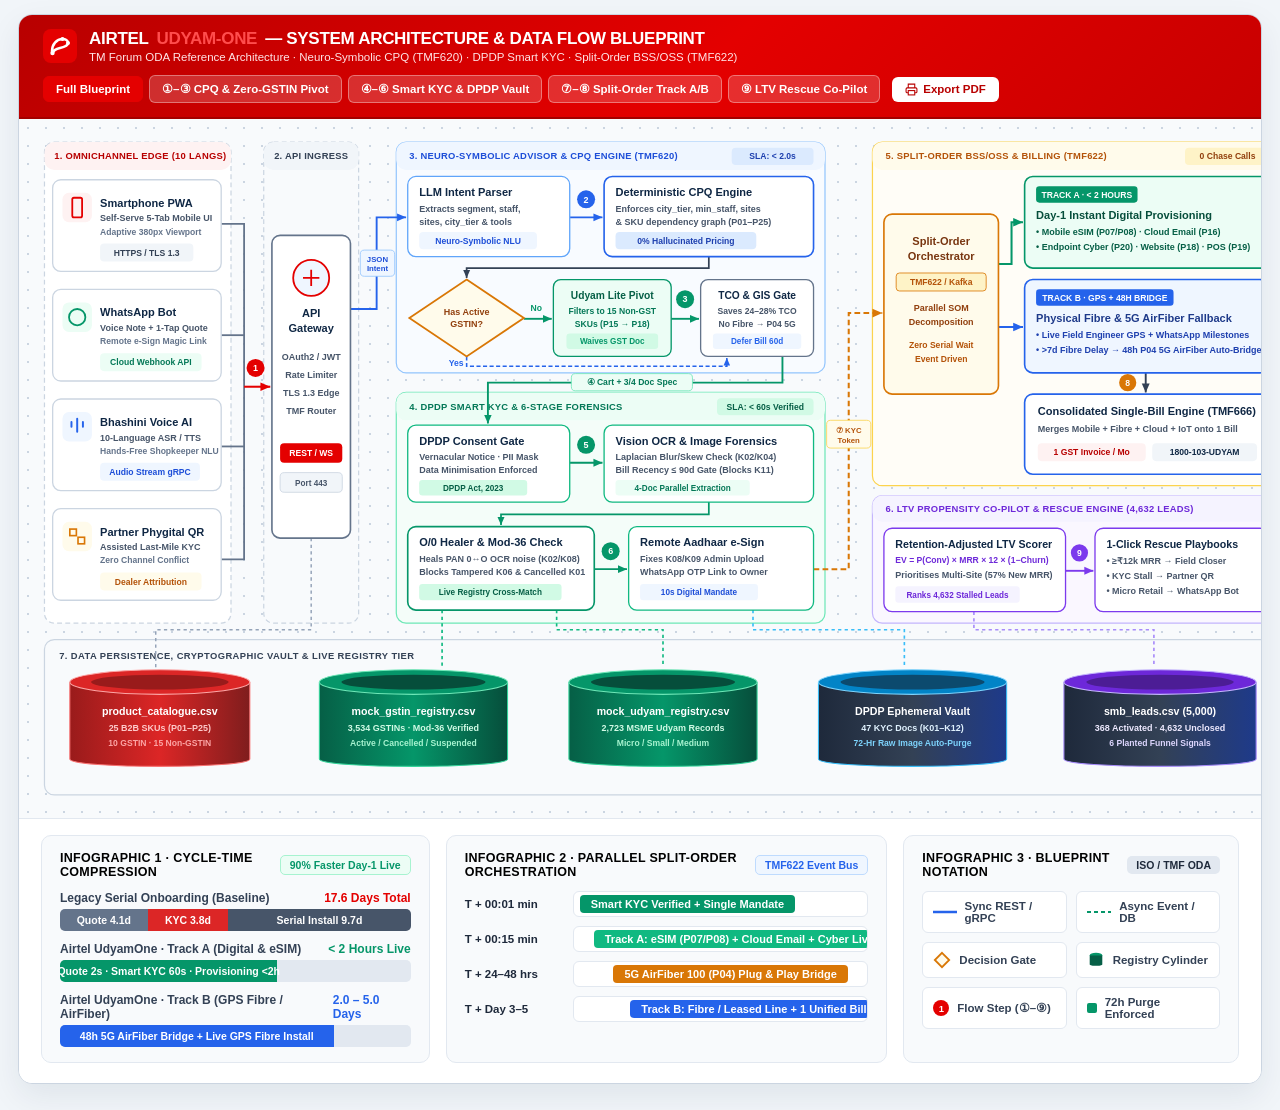
<file: deliverables/Architecture_Diagram.html>
<!DOCTYPE html>
<html lang="en">
<head>
  <meta charset="UTF-8" />
  <meta name="viewport" content="width=device-width, initial-scale=1.0" />
  <title>System Architecture Blueprint — Airtel UdyamOne (Project Udyam Digital)</title>
  <link rel="icon" type="image/svg+xml" href="/static/favicon.svg" />
  <link rel="icon" type="image/png" sizes="32x32" href="/static/favicon-32x32.png" />
  <link rel="icon" type="image/png" sizes="16x16" href="/static/favicon-16x16.png" />
  <link rel="apple-touch-icon" sizes="180x180" href="/static/apple-touch-icon.png" />
  <link rel="shortcut icon" href="/static/favicon.ico" />
  <style>
    :root {
      --airtel-red: #e40000;
      --airtel-red-soft: #fef2f2;
      --navy-900: #0f2744;
      --navy-800: #1a365d;
      --slate-800: #1e293b;
      --slate-700: #334155;
      --slate-600: #475569;
      --slate-500: #64748b;
      --slate-400: #94a3b8;
      --slate-300: #cbd5e1;
      --slate-200: #e2e8f0;
      --slate-100: #f1f5f9;
      --slate-50: #f8fafc;
      --emerald-600: #059669;
      --emerald-50: #ecfdf5;
      --blue-600: #2563eb;
      --blue-50: #eff6ff;
      --amber-600: #d97706;
      --amber-50: #fffbeb;
      --purple-600: #7c3aed;
      --purple-50: #f5f3ff;
    }

    * {
      box-sizing: border-box;
      margin: 0;
      padding: 0;
    }

    body {
      font-family: "Plus Jakarta Sans", -apple-system, BlinkMacSystemFont, "Segoe UI", Roboto, Inter, sans-serif;
      background: #f1f5f9;
      color: var(--slate-900);
      padding: 14px 18px 26px;
      -webkit-font-smoothing: antialiased;
    }

    .blueprint-shell {
      max-width: 1580px;
      margin: 0 auto;
      background: #ffffff;
      border-radius: 14px;
      border: 1.5px solid var(--slate-300);
      box-shadow: 0 12px 32px rgba(15, 39, 68, 0.08);
      overflow: hidden;
    }

    /* Top Executive Blueprint Header */
    .bp-header {
      background: linear-gradient(135deg, #b80000 0%, #e40000 55%, #c80000 100%);
      color: #ffffff;
      padding: 14px 24px;
      display: flex;
      align-items: center;
      justify-content: space-between;
      border-bottom: 2px solid #a30000;
      flex-wrap: wrap;
      gap: 12px;
    }

    .bp-brand {
      display: flex;
      align-items: center;
      gap: 12px;
    }

    .bp-title-group h1 {
      font-size: 17px;
      font-weight: 800;
      letter-spacing: -0.3px;
      display: flex;
      align-items: center;
      gap: 8px;
    }

    .bp-title-group h1 span.accent {
      color: #ff4d4d;
    }

    .bp-subtitle {
      font-size: 11.5px;
      color: #ffe4e6;
      font-weight: 500;
      margin-top: 2px;
    }

    /* Interactive Flow Filter Toolbar */
    .bp-toolbar {
      display: flex;
      align-items: center;
      gap: 6px;
      flex-wrap: wrap;
    }

    .flow-filter-btn {
      background: rgba(255, 255, 255, 0.18);
      border: 1px solid rgba(255, 255, 255, 0.35);
      color: #ffffff;
      padding: 6px 12px;
      border-radius: 6px;
      font-size: 11.5px;
      font-weight: 600;
      cursor: pointer;
      transition: all 0.15s ease;
      font-family: inherit;
    }

    .flow-filter-btn:hover {
      background: rgba(255, 255, 255, 0.28);
      color: #ffffff;
    }

    .flow-filter-btn.active {
      background: var(--airtel-red);
      border-color: var(--airtel-red);
      color: #ffffff;
    }

    .btn-print {
      background: #ffffff;
      color: #b80000;
      border: none;
      padding: 6px 13px;
      border-radius: 6px;
      font-size: 11.5px;
      font-weight: 700;
      cursor: pointer;
      display: inline-flex;
      align-items: center;
      gap: 5px;
      margin-left: 6px;
    }

    /* Main Vector SVG Diagram Viewport */
    .svg-canvas-container {
      width: 100%;
      background:
        radial-gradient(#cbd5e1 1px, transparent 1px) 0 0 / 18px 18px,
        #f8fafc;
      border-bottom: 1px solid var(--slate-200);
      padding: 10px 14px;
      overflow-x: auto;
    }

    svg.arch-svg {
      width: 100%;
      min-width: 1260px;
      height: auto;
      display: block;
    }

    /* Animated Data Flow Pulses on Async/Event Wires */
    @keyframes dashFlow {
      to {
        stroke-dashoffset: -28;
      }
    }

    .wire-animated {
      animation: dashFlow 1.4s linear infinite;
    }

    .node-group {
      transition: opacity 0.25s ease;
    }

    .node-group:hover {
      filter: drop-shadow(0 4px 10px rgba(15, 23, 42, 0.1));
    }

    /* Dimming classes when interactive flow filter is active */
    svg.filter-cpq .dim-on-cpq,
    svg.filter-kyc .dim-on-kyc,
    svg.filter-oss .dim-on-oss,
    svg.filter-ltv .dim-on-ltv {
      opacity: 0.16;
    }

    /* Bottom Visual Engineering Infographics Strip (3 Visual Charts) */
    .infographics-strip {
      display: grid;
      grid-template-columns: 1.1fr 1.25fr 0.95fr;
      gap: 16px;
      padding: 16px 22px 20px;
      background: #ffffff;
    }

    .info-card {
      border: 1px solid var(--slate-200);
      border-radius: 10px;
      padding: 15px 18px;
      background: var(--slate-50);
    }

    .info-card-hdr {
      display: flex;
      align-items: center;
      justify-content: space-between;
      gap: 8px;
      margin-bottom: 12px;
    }

    .info-card-title {
      font-size: 12.5px;
      font-weight: 800;
      color: var(--slate-900);
      text-transform: uppercase;
      letter-spacing: 0.3px;
    }

    .info-badge {
      font-size: 10.5px;
      font-weight: 700;
      padding: 3px 9px;
      border-radius: 5px;
      white-space: nowrap;
      flex-shrink: 0;
    }

    /* Infographic 1: Latency Waterfall Bars */
    .bar-row {
      margin-bottom: 11px;
    }

    .bar-row:last-child {
      margin-bottom: 0;
    }

    .bar-meta {
      display: flex;
      justify-content: space-between;
      font-size: 12px;
      font-weight: 600;
      margin-bottom: 4px;
      color: var(--slate-700);
    }

    .bar-track {
      height: 22px;
      background: var(--slate-200);
      border-radius: 5px;
      overflow: hidden;
      display: flex;
      align-items: center;
    }

    .bar-seg {
      height: 100%;
      display: flex;
      align-items: center;
      justify-content: center;
      font-size: 10.5px;
      font-weight: 700;
      color: #ffffff;
      white-space: nowrap;
      padding: 0 8px;
    }

    /* Infographic 2: Parallel Split-Order Gantt Timeline */
    .gantt-grid {
      display: flex;
      flex-direction: column;
      gap: 9px;
    }

    .gantt-lane {
      display: grid;
      grid-template-columns: 98px 1fr;
      align-items: center;
      gap: 10px;
    }

    .gantt-label {
      font-weight: 700;
      color: var(--slate-800);
      font-size: 11.5px;
      white-space: nowrap;
    }

    .gantt-timeline {
      min-height: 26px;
      background: #ffffff;
      border: 1px solid var(--slate-200);
      border-radius: 6px;
      display: flex;
      align-items: center;
      padding: 3px 6px;
      overflow: hidden;
    }

    .gantt-pill {
      padding: 3px 11px;
      border-radius: 4px;
      font-size: 11px;
      font-weight: 700;
      color: #ffffff;
      white-space: nowrap;
      display: inline-flex;
      align-items: center;
      width: fit-content;
      max-width: 100%;
    }

    /* Infographic 3: Legend & Telemetry Specs */
    .legend-grid {
      display: grid;
      grid-template-columns: 1fr 1fr;
      gap: 9px;
    }

    .legend-item {
      display: flex;
      align-items: center;
      gap: 8px;
      font-size: 11.5px;
      font-weight: 600;
      color: var(--slate-700);
      background: #ffffff;
      padding: 8px 10px;
      border-radius: 6px;
      border: 1px solid var(--slate-200);
    }

    @media print {
      body {
        background: #ffffff;
        padding: 0;
      }
      .blueprint-shell {
        box-shadow: none;
        border: 1px solid #000;
      }
      .bp-toolbar {
        display: none;
      }
    }
  </style>
</head>
<body>
  <div class="blueprint-shell">
    <!-- Top Executive Blueprint Header -->
    <header class="bp-header">
      <div class="bp-brand">
        <svg width="34" height="34" viewBox="0 0 34 34" fill="none" xmlns="http://www.w3.org/2000/svg">
          <rect width="34" height="34" rx="8" fill="#E40000"/>
          <path d="M9 22C9 15.5 13.5 10 19.5 10C22.5 10 25 11.5 25 14C25 17 21.5 18 17 19C13 20 10.5 21 9.5 24" stroke="#FFFFFF" stroke-width="2.5" stroke-linecap="round"/>
          <circle cx="19.5" cy="10" r="2" fill="#FFFFFF"/>
          <circle cx="25" cy="14" r="2" fill="#FFFFFF"/>
          <circle cx="9.5" cy="24" r="2.2" fill="#FFFFFF"/>
        </svg>
        <div class="bp-title-group">
          <h1>AIRTEL <span class="accent">UDYAM-ONE</span> — SYSTEM ARCHITECTURE &amp; DATA FLOW BLUEPRINT</h1>
          <div class="bp-subtitle">TM Forum ODA Reference Architecture · Neuro-Symbolic CPQ (TMF620) · DPDP Smart KYC · Split-Order BSS/OSS (TMF622)</div>
        </div>
      </div>

      <div class="bp-toolbar">
        <button class="flow-filter-btn active" onclick="highlightArchFlow('all', this)">Full Blueprint</button>
        <button class="flow-filter-btn" onclick="highlightArchFlow('cpq', this)">①–③ CPQ &amp; Zero-GSTIN Pivot</button>
        <button class="flow-filter-btn" onclick="highlightArchFlow('kyc', this)">④–⑥ Smart KYC &amp; DPDP Vault</button>
        <button class="flow-filter-btn" onclick="highlightArchFlow('oss', this)">⑦–⑧ Split-Order Track A/B</button>
        <button class="flow-filter-btn" onclick="highlightArchFlow('ltv', this)">⑨ LTV Rescue Co-Pilot</button>
        <button class="btn-print" onclick="window.print()">
          <svg width="13" height="13" viewBox="0 0 24 24" fill="none" stroke="currentColor" stroke-width="2"><polyline points="6 9 6 2 18 2 18 9"/><path d="M6 18H4a2 2 0 01-2-2v-5a2 2 0 012-2h16a2 2 0 012 2v5a2 2 0 01-2 2h-2"/><rect x="6" y="14" width="12" height="8"/></svg>
          Export PDF
        </button>
      </div>
    </header>

    <!-- ===================================================================== -->
    <!-- PRIMARY VECTOR ARCHITECTURE DIAGRAM (SVG 1540 x 830)                  -->
    <!-- ===================================================================== -->
    <div class="svg-canvas-container">
      <svg id="archSvg" class="arch-svg" viewBox="0 0 1540 830" xmlns="http://www.w3.org/2000/svg">
        <defs>
          <!-- Arrowhead Markers -->
          <marker id="arrow-slate" viewBox="0 0 10 10" refX="8" refY="5" markerWidth="6" markerHeight="6" orient="auto-start-reverse">
            <path d="M 0 1.5 L 8 5 L 0 8.5 z" fill="#334155"/>
          </marker>
          <marker id="arrow-red" viewBox="0 0 10 10" refX="8" refY="5" markerWidth="6" markerHeight="6" orient="auto-start-reverse">
            <path d="M 0 1.5 L 8 5 L 0 8.5 z" fill="#e40000"/>
          </marker>
          <marker id="arrow-blue" viewBox="0 0 10 10" refX="8" refY="5" markerWidth="6" markerHeight="6" orient="auto-start-reverse">
            <path d="M 0 1.5 L 8 5 L 0 8.5 z" fill="#2563eb"/>
          </marker>
          <marker id="arrow-green" viewBox="0 0 10 10" refX="8" refY="5" markerWidth="6" markerHeight="6" orient="auto-start-reverse">
            <path d="M 0 1.5 L 8 5 L 0 8.5 z" fill="#059669"/>
          </marker>
          <marker id="arrow-amber" viewBox="0 0 10 10" refX="8" refY="5" markerWidth="6" markerHeight="6" orient="auto-start-reverse">
            <path d="M 0 1.5 L 8 5 L 0 8.5 z" fill="#d97706"/>
          </marker>
          <marker id="arrow-purple" viewBox="0 0 10 10" refX="8" refY="5" markerWidth="6" markerHeight="6" orient="auto-start-reverse">
            <path d="M 0 1.5 L 8 5 L 0 8.5 z" fill="#7c3aed"/>
          </marker>

          <!-- Database Cylinder Gradients -->
          <linearGradient id="dbGradBlue" x1="0%" y1="0%" x2="100%" y2="0%">
            <stop offset="0%" stop-color="#1e293b"/>
            <stop offset="50%" stop-color="#334155"/>
            <stop offset="100%" stop-color="#1e3a8a"/>
          </linearGradient>
          <linearGradient id="dbGradRed" x1="0%" y1="0%" x2="100%" y2="0%">
            <stop offset="0%" stop-color="#991b1b"/>
            <stop offset="50%" stop-color="#dc2626"/>
            <stop offset="100%" stop-color="#7f1d1d"/>
          </linearGradient>
          <linearGradient id="dbGradGreen" x1="0%" y1="0%" x2="100%" y2="0%">
            <stop offset="0%" stop-color="#065f46"/>
            <stop offset="50%" stop-color="#059669"/>
            <stop offset="100%" stop-color="#064e3b"/>
          </linearGradient>
        </defs>

        <!-- ================================================================= -->
        <!-- 1. ARCHITECTURAL SWIMLANE ZONES (BACKGROUND CONTAINERS)           -->
        <!-- ================================================================= -->

        <!-- ZONE 1: OMNICHANNEL EDGE (x=14..242, y=16..604) -->
        <g class="dim-on-kyc dim-on-oss dim-on-ltv">
          <rect x="14" y="16" width="228" height="588" rx="12" fill="#ffffff" stroke="#cbd5e1" stroke-width="1.5" stroke-dasharray="6,4"/>
          <rect x="14" y="16" width="228" height="34" rx="12" fill="#fef2f2"/>
          <text x="26" y="37" font-size="11.5" font-weight="800" fill="#b80000" letter-spacing="0.3">1. OMNICHANNEL EDGE (10 LANGS)</text>
        </g>

        <!-- ZONE 2: API GATEWAY / INGRESS (x=282..398, y=16..604) -->
        <g class="dim-on-ltv">
          <rect x="282" y="16" width="116" height="588" rx="12" fill="#f8fafc" stroke="#cbd5e1" stroke-width="1.5" stroke-dasharray="6,4"/>
          <rect x="282" y="16" width="116" height="34" rx="12" fill="#f1f5f9"/>
          <text x="340" y="37" font-size="11.5" font-weight="800" fill="#334155" text-anchor="middle" letter-spacing="0.3">2. API INGRESS</text>
        </g>

        <!-- ZONE 3: NEURO-SYMBOLIC ADVISOR & DETERMINISTIC CPQ (x=444..968, y=16..298) -->
        <g class="dim-on-kyc dim-on-oss dim-on-ltv">
          <rect x="444" y="16" width="524" height="282" rx="12" fill="#f8fbff" stroke="#93c5fd" stroke-width="1.5"/>
          <rect x="444" y="16" width="524" height="34" rx="12" fill="#eff6ff"/>
          <text x="460" y="37" font-size="11.5" font-weight="800" fill="#1d4ed8" letter-spacing="0.3">3. NEURO-SYMBOLIC ADVISOR &amp; CPQ ENGINE (TMF620)</text>
          <rect x="854" y="23" width="100" height="21" rx="5" fill="#dbeafe"/>
          <text x="904" y="37" font-size="10.5" font-weight="800" fill="#1e40af" text-anchor="middle">SLA: &lt; 2.0s</text>
        </g>

        <!-- ZONE 4: DPDP ACT 2023 SMART KYC & FORENSIC PIPELINE (x=444..968, y=322..604) -->
        <g class="dim-on-cpq dim-on-oss dim-on-ltv">
          <rect x="444" y="322" width="524" height="282" rx="12" fill="#f4fdf9" stroke="#6ee7b7" stroke-width="1.5"/>
          <rect x="444" y="322" width="524" height="34" rx="12" fill="#ecfdf5"/>
          <text x="460" y="343" font-size="11.5" font-weight="800" fill="#047857" letter-spacing="0.3">4. DPDP SMART KYC &amp; 6-STAGE FORENSICS</text>
          <rect x="836" y="329" width="118" height="21" rx="5" fill="#d1fae5"/>
          <text x="895" y="343" font-size="10.5" font-weight="800" fill="#065f46" text-anchor="middle">SLA: &lt; 60s Verified</text>
        </g>

        <!-- ZONE 5: SPLIT-ORDER BSS/OSS ORCHESTRATION (x=1026..1526, y=16..436) -->
        <g class="dim-on-cpq dim-on-kyc dim-on-ltv">
          <rect x="1026" y="16" width="500" height="420" rx="12" fill="#fffdf7" stroke="#fcd34d" stroke-width="1.5"/>
          <rect x="1026" y="16" width="500" height="34" rx="12" fill="#fffbeb"/>
          <text x="1042" y="37" font-size="11.5" font-weight="800" fill="#b45309" letter-spacing="0.3">5. SPLIT-ORDER BSS/OSS &amp; BILLING (TMF622)</text>
          <rect x="1408" y="23" width="104" height="21" rx="5" fill="#fef3c7"/>
          <text x="1460" y="37" font-size="10.5" font-weight="800" fill="#92400e" text-anchor="middle">0 Chase Calls</text>
        </g>

        <!-- ZONE 6: SALES & PARTNER LTV PROPENSITY CO-PILOT (x=1026..1526, y=448..604) -->
        <g class="dim-on-cpq dim-on-kyc dim-on-oss">
          <rect x="1026" y="448" width="500" height="156" rx="12" fill="#faf7ff" stroke="#c4b5fd" stroke-width="1.5"/>
          <rect x="1026" y="448" width="500" height="32" rx="12" fill="#f5f3ff"/>
          <text x="1042" y="468" font-size="11.5" font-weight="800" fill="#6d28d9" letter-spacing="0.3">6. LTV PROPENSITY CO-PILOT &amp; RESCUE ENGINE (4,632 LEADS)</text>
        </g>

        <!-- ZONE 7: DATA TIER & GOVERNMENT REGISTRY STORAGE (x=14..1526, y=624..814) -->
        <g>
          <rect x="14" y="624" width="1512" height="190" rx="12" fill="#f8fafc" stroke="#cbd5e1" stroke-width="1.5"/>
          <text x="32" y="648" font-size="11.5" font-weight="800" fill="#334155" letter-spacing="0.5">7. DATA PERSISTENCE, CRYPTOGRAPHIC VAULT &amp; LIVE REGISTRY TIER</text>
        </g>

        <!-- ================================================================= -->
        <!-- 2. ORTHOGONAL WIRES & CONNECTOR PATHS                             -->
        <!-- ================================================================= -->

        <!-- Edge Touchpoints -> Collector Bus at x=258 -> API Gateway (292, 315) -->
        <g class="dim-on-kyc dim-on-oss dim-on-ltv">
          <path d="M 230 116 H 258 V 526 H 230" fill="none" stroke="#64748b" stroke-width="2.2"/>
          <path d="M 230 252 H 258" fill="none" stroke="#64748b" stroke-width="2.2"/>
          <path d="M 230 388 H 258" fill="none" stroke="#64748b" stroke-width="2.2"/>
          <path d="M 258 315 H 290" fill="none" stroke="#e40000" stroke-width="2.5" marker-end="url(#arrow-red)"/>
          <!-- Callout ① -->
          <circle cx="272" cy="292" r="11" fill="#e40000"/>
          <text x="272" y="296" font-size="11" font-weight="800" fill="#ffffff" text-anchor="middle">1</text>
        </g>

        <!-- API Gateway (388, 220) -> LLM Intent Parser (458, 108) -->
        <g class="dim-on-kyc dim-on-oss dim-on-ltv">
          <path d="M 388 220 H 420 V 108 H 456" fill="none" stroke="#2563eb" stroke-width="2.3" marker-end="url(#arrow-blue)"/>
          <!-- Clean Wire Tag in Corridor 2->3 -->
          <rect x="400" y="148" width="42" height="32" rx="5" fill="#eff6ff" stroke="#93c5fd"/>
          <text x="421" y="162" font-size="9.5" font-weight="800" fill="#1d4ed8" text-anchor="middle">JSON</text>
          <text x="421" y="174" font-size="9.5" font-weight="800" fill="#1d4ed8" text-anchor="middle">Intent</text>

          <!-- LLM Intent Parser (656, 108) -> Deterministic CPQ Engine (698, 108) -->
          <path d="M 656 108 H 696" fill="none" stroke="#2563eb" stroke-width="2.3" marker-end="url(#arrow-blue)"/>
          <circle cx="676" cy="86" r="11" fill="#2563eb"/>
          <text x="676" y="90" font-size="11" font-weight="800" fill="#ffffff" text-anchor="middle">2</text>

          <!-- CPQ Engine (826, 156) -> Decision Diamond (530, 184) -->
          <path d="M 826 156 V 170 H 530 V 182" fill="none" stroke="#334155" stroke-width="2.1" marker-end="url(#arrow-slate)"/>

          <!-- Diamond (600, 232) -> Udyam Lite Auto-Pivot (636, 232) -->
          <path d="M 600 232 H 634" fill="none" stroke="#059669" stroke-width="2.3" marker-end="url(#arrow-green)"/>
          <text x="615" y="223" font-size="10.5" font-weight="800" fill="#059669" text-anchor="middle">No</text>

          <!-- Udyam Lite Pivot (780, 232) -> TCO & GIS Gate (816, 232) -->
          <path d="M 780 232 H 814" fill="none" stroke="#059669" stroke-width="2.3" marker-end="url(#arrow-green)"/>
          <circle cx="797" cy="208" r="11" fill="#059669"/>
          <text x="797" y="212" font-size="11" font-weight="800" fill="#ffffff" text-anchor="middle">3</text>

          <!-- Diamond Yes Branch (530, 278) -> Bottom-Left of TCO & GIS Gate (848, 278) -->
          <path d="M 530 278 V 290 H 848 V 280" fill="none" stroke="#2563eb" stroke-width="1.9" stroke-dasharray="5,3" marker-end="url(#arrow-blue)"/>
          <text x="508" y="290" font-size="10.5" font-weight="800" fill="#2563eb">Yes</text>
        </g>

        <!-- Zone 3 Outgoing (916, 278) -> Zone 4 DPDP Consent Gate (556, 362) -->
        <g class="dim-on-oss dim-on-ltv">
          <path d="M 916 278 V 310 H 556 V 360" fill="none" stroke="#059669" stroke-width="2.3" marker-end="url(#arrow-green)"/>
          <rect x="658" y="299" width="148" height="21" rx="5" fill="#ecfdf5" stroke="#6ee7b7"/>
          <text x="732" y="313" font-size="10.5" font-weight="800" fill="#047857" text-anchor="middle">④ Cart + 3/4 Doc Spec</text>
        </g>

        <!-- Inside Zone 4 (DPDP Smart KYC Pipeline — Clean Z-Order Flow) -->
        <g class="dim-on-cpq dim-on-oss dim-on-ltv">
          <!-- DPDP Consent (656, 408) -> Vision OCR (698, 408) -->
          <path d="M 656 408 H 696" fill="none" stroke="#059669" stroke-width="2.3" marker-end="url(#arrow-green)"/>
          <circle cx="676" cy="386" r="11" fill="#059669"/>
          <text x="676" y="390" font-size="11" font-weight="800" fill="#ffffff" text-anchor="middle">5</text>

          <!-- Vision OCR (826, 456) -> O/0 Healer & Mod-36 (572, 486) -->
          <path d="M 826 456 V 471 H 572 V 484" fill="none" stroke="#059669" stroke-width="2.1" marker-end="url(#arrow-green)"/>

          <!-- O/0 Healer & Mod-36 (686, 538) -> Remote Aadhaar e-Sign (728, 538) -->
          <path d="M 686 538 H 726" fill="none" stroke="#059669" stroke-width="2.3" marker-end="url(#arrow-green)"/>
          <circle cx="706" cy="516" r="11" fill="#059669"/>
          <text x="706" y="520" font-size="11" font-weight="800" fill="#ffffff" text-anchor="middle">6</text>
        </g>

        <!-- Zone 4 Remote Aadhaar e-Sign (954, 538) -> Zone 5 Split-Order Orchestrator (1040, 225) -->
        <g class="dim-on-cpq dim-on-ltv">
          <path d="M 954 538 H 997 V 225 H 1038" fill="none" stroke="#d97706" stroke-width="2.5" class="wire-animated" stroke-dasharray="7,4" marker-end="url(#arrow-amber)"/>
          <!-- Compact 2-Line Pill inside the Corridor 4->5 -->
          <rect x="970" y="356" width="54" height="34" rx="5" fill="#fffbeb" stroke="#fcd34d"/>
          <text x="997" y="371" font-size="9.5" font-weight="800" fill="#b45309" text-anchor="middle">⑦ KYC</text>
          <text x="997" y="384" font-size="9.5" font-weight="800" fill="#b45309" text-anchor="middle">Token</text>
        </g>

        <!-- Inside Zone 5 (Split-Order BSS/OSS Orchestration) -->
        <g class="dim-on-cpq dim-on-kyc dim-on-ltv">
          <!-- Split-Order Orchestrator (1180, 165) -> Track A (1212, 114) -->
          <path d="M 1180 165 H 1196 V 114 H 1210" fill="none" stroke="#059669" stroke-width="2.5" marker-end="url(#arrow-green)"/>
          <!-- Split-Order Orchestrator (1180, 242) -> Track B (1212, 242) -->
          <path d="M 1180 242 H 1210" fill="none" stroke="#2563eb" stroke-width="2.5" marker-end="url(#arrow-blue)"/>

          <!-- Track A & Track B -> Single Bill Engine (TMF666) -->
          <path d="M 1510 114 H 1519 V 374 H 1512" fill="none" stroke="#059669" stroke-width="2.1" stroke-dasharray="5,3" marker-end="url(#arrow-slate)"/>
          <path d="M 1360 298 V 322" fill="none" stroke="#334155" stroke-width="2.3" marker-end="url(#arrow-slate)"/>
          <circle cx="1338" cy="310" r="10.5" fill="#d97706"/>
          <text x="1338" y="314" font-size="10.5" font-weight="800" fill="#ffffff" text-anchor="middle">8</text>
        </g>

        <!-- Inside Zone 6 (Sales & Partner LTV Propensity Co-Pilot) -->
        <g class="dim-on-cpq dim-on-kyc dim-on-oss">
          <path d="M 1262 540 H 1296" fill="none" stroke="#7c3aed" stroke-width="2.3" marker-end="url(#arrow-purple)"/>
          <circle cx="1279" cy="518" r="10.5" fill="#7c3aed"/>
          <text x="1279" y="522" font-size="10.5" font-weight="800" fill="#ffffff" text-anchor="middle">9</text>
        </g>

        <!-- Clean Vertical Database Lookup Wires (Zero Wire Crossings) -->
        <path d="M 340 500 V 612 H 150 V 658" fill="none" stroke="#94a3b8" stroke-width="1.8" stroke-dasharray="4,4" class="wire-animated dim-on-kyc dim-on-oss dim-on-ltv"/>
        <path d="M 500 588 V 658" fill="none" stroke="#10b981" stroke-width="2" stroke-dasharray="4,4" class="wire-animated dim-on-cpq dim-on-oss dim-on-ltv"/>
        <path d="M 640 588 V 612 H 770 V 658" fill="none" stroke="#10b981" stroke-width="2" stroke-dasharray="4,4" class="wire-animated dim-on-cpq dim-on-oss dim-on-ltv"/>
        <path d="M 880 588 V 612 H 1065 V 658" fill="none" stroke="#38bdf8" stroke-width="2" stroke-dasharray="4,4" class="wire-animated dim-on-cpq dim-on-oss dim-on-ltv"/>
        <path d="M 1150 590 V 612 H 1370 V 658" fill="none" stroke="#a78bfa" stroke-width="2" stroke-dasharray="4,4" class="wire-animated dim-on-cpq dim-on-kyc dim-on-oss"/>

        <!-- ================================================================= -->
        <!-- 3. EXPANDED ARCHITECTURAL NODES, GATEWAYS, DIAMONDS & CYLINDERS   -->
        <!-- ================================================================= -->

        <!-- ================= ZONE 1 NODES (EXPANDED TO FILL VERTICAL SPACE) = -->
        <g class="node-group dim-on-kyc dim-on-oss dim-on-ltv">
          <!-- Node 1A: Smartphone PWA (y=62..174, h=112) -->
          <rect x="24" y="62" width="206" height="112" rx="10" fill="#ffffff" stroke="#cbd5e1" stroke-width="1.6"/>
          <rect x="36" y="78" width="36" height="36" rx="8" fill="#fef2f2"/>
          <rect x="48" y="84" width="12" height="24" rx="2" fill="none" stroke="#e40000" stroke-width="2.2"/>
          <text x="82" y="95" font-size="13.5" font-weight="800" fill="#0f2744">Smartphone PWA</text>
          <text x="82" y="113" font-size="11" font-weight="600" fill="#475569">Self-Serve 5-Tab Mobile UI</text>
          <text x="82" y="129" font-size="10.5" font-weight="600" fill="#64748b">Adaptive 380px Viewport</text>
          <rect x="82" y="140" width="114" height="22" rx="5" fill="#f1f5f9"/>
          <text x="139" y="155" font-size="10.5" font-weight="700" fill="#334155" text-anchor="middle">HTTPS / TLS 1.3</text>

          <!-- Node 1B: WhatsApp Business Bot (y=196..308, h=112) -->
          <rect x="24" y="196" width="206" height="112" rx="10" fill="#ffffff" stroke="#cbd5e1" stroke-width="1.6"/>
          <rect x="36" y="212" width="36" height="36" rx="8" fill="#ecfdf5"/>
          <circle cx="54" cy="230" r="10" fill="none" stroke="#059669" stroke-width="2.2"/>
          <text x="82" y="229" font-size="13.5" font-weight="800" fill="#0f2744">WhatsApp Bot</text>
          <text x="82" y="247" font-size="11" font-weight="600" fill="#475569">Voice Note + 1-Tap Quote</text>
          <text x="82" y="263" font-size="10.5" font-weight="600" fill="#64748b">Remote e-Sign Magic Link</text>
          <rect x="82" y="274" width="124" height="22" rx="5" fill="#ecfdf5"/>
          <text x="144" y="289" font-size="10.5" font-weight="700" fill="#047857" text-anchor="middle">Cloud Webhook API</text>

          <!-- Node 1C: Bhashini Voice AI (y=330..442, h=112) -->
          <rect x="24" y="330" width="206" height="112" rx="10" fill="#ffffff" stroke="#cbd5e1" stroke-width="1.6"/>
          <rect x="36" y="346" width="36" height="36" rx="8" fill="#eff6ff"/>
          <path d="M47 364 v-6 M54 370 v-16 M61 364 v-6" stroke="#2563eb" stroke-width="2.4" stroke-linecap="round"/>
          <text x="82" y="363" font-size="13.5" font-weight="800" fill="#0f2744">Bhashini Voice AI</text>
          <text x="82" y="381" font-size="11" font-weight="600" fill="#475569">10-Language ASR / TTS</text>
          <text x="82" y="397" font-size="10.5" font-weight="600" fill="#64748b">Hands-Free Shopkeeper NLU</text>
          <rect x="82" y="408" width="122" height="22" rx="5" fill="#eff6ff"/>
          <text x="143" y="423" font-size="10.5" font-weight="700" fill="#1d4ed8" text-anchor="middle">Audio Stream gRPC</text>

          <!-- Node 1D: Partner Phygital QR (y=464..576, h=112) -->
          <rect x="24" y="464" width="206" height="112" rx="10" fill="#ffffff" stroke="#cbd5e1" stroke-width="1.6"/>
          <rect x="36" y="480" width="36" height="36" rx="8" fill="#fffbeb"/>
          <rect x="45" y="489" width="8" height="8" fill="none" stroke="#d97706" stroke-width="2"/>
          <rect x="55" y="499" width="8" height="8" fill="none" stroke="#d97706" stroke-width="2"/>
          <text x="82" y="497" font-size="13.5" font-weight="800" fill="#0f2744">Partner Phygital QR</text>
          <text x="82" y="515" font-size="11" font-weight="600" fill="#475569">Assisted Last-Mile KYC</text>
          <text x="82" y="531" font-size="10.5" font-weight="600" fill="#64748b">Zero Channel Conflict</text>
          <rect x="82" y="542" width="124" height="22" rx="5" fill="#fffbeb"/>
          <text x="144" y="557" font-size="10.5" font-weight="700" fill="#b45309" text-anchor="middle">Dealer Attribution</text>
        </g>

        <!-- ================= ZONE 2 NODE (EXPANDED API GATEWAY) ============ -->
        <g class="node-group dim-on-ltv">
          <rect x="292" y="130" width="96" height="370" rx="10" fill="#ffffff" stroke="#64748b" stroke-width="2"/>
          <circle cx="340" cy="182" r="22" fill="#eff6ff" stroke="#e40000" stroke-width="2.2"/>
          <path d="M330 182 h20 M340 172 v20" stroke="#e40000" stroke-width="2.2"/>
          <text x="340" y="230" font-size="13.5" font-weight="800" fill="#0f2744" text-anchor="middle">API</text>
          <text x="340" y="248" font-size="13.5" font-weight="800" fill="#0f2744" text-anchor="middle">Gateway</text>
          <text x="340" y="282" font-size="11" font-weight="600" fill="#475569" text-anchor="middle">OAuth2 / JWT</text>
          <text x="340" y="304" font-size="11" font-weight="600" fill="#475569" text-anchor="middle">Rate Limiter</text>
          <text x="340" y="326" font-size="11" font-weight="600" fill="#475569" text-anchor="middle">TLS 1.3 Edge</text>
          <text x="340" y="348" font-size="11" font-weight="600" fill="#475569" text-anchor="middle">TMF Router</text>
          <rect x="302" y="384" width="76" height="24" rx="5" fill="#e40000"/>
          <text x="340" y="400" font-size="10.5" font-weight="800" fill="#ffffff" text-anchor="middle">REST / WS</text>
          <rect x="302" y="420" width="76" height="24" rx="5" fill="#f1f5f9" stroke="#cbd5e1"/>
          <text x="340" y="436" font-size="10" font-weight="700" fill="#475569" text-anchor="middle">Port 443</text>
        </g>

        <!-- ================= ZONE 3 NODES (EXPANDED CPQ ENGINE) ============ -->
        <g class="node-group dim-on-kyc dim-on-oss dim-on-ltv">
          <!-- Node 3A: LLM Intent Parser (x=458..656, y=58..156, h=98) -->
          <rect x="458" y="58" width="198" height="98" rx="10" fill="#ffffff" stroke="#60a5fa" stroke-width="1.6"/>
          <text x="472" y="82" font-size="13.5" font-weight="800" fill="#0f2744">LLM Intent Parser</text>
          <text x="472" y="101" font-size="11" font-weight="600" fill="#475569">Extracts segment, staff,</text>
          <text x="472" y="117" font-size="11" font-weight="600" fill="#475569">sites, city_tier &amp; tools</text>
          <rect x="472" y="126" width="144" height="21" rx="5" fill="#eff6ff"/>
          <text x="544" y="140" font-size="10.5" font-weight="700" fill="#1d4ed8" text-anchor="middle">Neuro-Symbolic NLU</text>

          <!-- Node 3B: Deterministic CPQ Rule Engine (x=698..954, y=58..156, h=98) -->
          <rect x="698" y="58" width="256" height="98" rx="10" fill="#ffffff" stroke="#2563eb" stroke-width="2"/>
          <text x="712" y="82" font-size="13.5" font-weight="800" fill="#0f2744">Deterministic CPQ Engine</text>
          <text x="712" y="101" font-size="11" font-weight="600" fill="#475569">Enforces city_tier, min_staff, sites</text>
          <text x="712" y="117" font-size="11" font-weight="600" fill="#475569">&amp; SKU dependency graph (P01–P25)</text>
          <rect x="712" y="126" width="172" height="21" rx="5" fill="#dbeafe"/>
          <text x="798" y="140" font-size="10.5" font-weight="800" fill="#1e40af" text-anchor="middle">0% Hallucinated Pricing</text>

          <!-- Decision Diamond: Has Active GSTIN? (center 530, 231) -->
          <polygon points="530,184 600,231 530,278 460,231" fill="#fffbeb" stroke="#d97706" stroke-width="2.2"/>
          <text x="530" y="227" font-size="11" font-weight="800" fill="#92400e" text-anchor="middle">Has Active</text>
          <text x="530" y="242" font-size="11" font-weight="800" fill="#92400e" text-anchor="middle">GSTIN?</text>

          <!-- Node 3C: Udyam Lite Auto-Pivot (x=636..780, y=184..278, h=94) -->
          <rect x="636" y="184" width="144" height="94" rx="9" fill="#ecfdf5" stroke="#059669" stroke-width="1.6"/>
          <text x="708" y="208" font-size="12.5" font-weight="800" fill="#065f46" text-anchor="middle">Udyam Lite Pivot</text>
          <text x="708" y="226" font-size="10.5" font-weight="600" fill="#047857" text-anchor="middle">Filters to 15 Non-GST</text>
          <text x="708" y="242" font-size="10.5" font-weight="600" fill="#047857" text-anchor="middle">SKUs (P15 &rarr; P18)</text>
          <rect x="652" y="250" width="112" height="19" rx="4" fill="#d1fae5"/>
          <text x="708" y="263" font-size="10" font-weight="800" fill="#059669" text-anchor="middle">Waives GST Doc</text>

          <!-- Node 3D: TCO & GIS Feasibility Check (x=816..954, y=184..278, h=94) -->
          <rect x="816" y="184" width="138" height="94" rx="9" fill="#ffffff" stroke="#64748b" stroke-width="1.6"/>
          <text x="885" y="208" font-size="12.5" font-weight="800" fill="#0f2744" text-anchor="middle">TCO &amp; GIS Gate</text>
          <text x="885" y="226" font-size="10.5" font-weight="600" fill="#475569" text-anchor="middle">Saves 24–28% TCO</text>
          <text x="885" y="242" font-size="10.5" font-weight="600" fill="#475569" text-anchor="middle">No Fibre &rarr; P04 5G</text>
          <rect x="831" y="250" width="108" height="19" rx="4" fill="#eff6ff"/>
          <text x="885" y="263" font-size="10" font-weight="800" fill="#2563eb" text-anchor="middle">Defer Bill 60d</text>
        </g>

        <!-- ================= ZONE 4 NODES (EXPANDED SMART KYC PIPELINE) ==== -->
        <g class="node-group dim-on-cpq dim-on-oss dim-on-ltv">
          <!-- Node 4A: DPDP Consent & Minimisation (Top-Left: x=458..656, y=362..456, h=94) -->
          <rect x="458" y="362" width="198" height="94" rx="10" fill="#ffffff" stroke="#10b981" stroke-width="1.6"/>
          <text x="472" y="386" font-size="13.5" font-weight="800" fill="#0f2744">DPDP Consent Gate</text>
          <text x="472" y="405" font-size="11" font-weight="600" fill="#475569">Vernacular Notice · PII Mask</text>
          <text x="472" y="421" font-size="11" font-weight="600" fill="#475569">Data Minimisation Enforced</text>
          <rect x="472" y="429" width="132" height="19" rx="4" fill="#d1fae5"/>
          <text x="538" y="442" font-size="10" font-weight="800" fill="#065f46" text-anchor="middle">DPDP Act, 2023</text>

          <!-- Node 4B: Vision OCR & Blur/Skew Detector (Top-Right: x=698..954, y=362..456, h=94) -->
          <rect x="698" y="362" width="256" height="94" rx="10" fill="#ffffff" stroke="#10b981" stroke-width="1.6"/>
          <text x="712" y="386" font-size="13.5" font-weight="800" fill="#0f2744">Vision OCR &amp; Image Forensics</text>
          <text x="712" y="405" font-size="11" font-weight="600" fill="#475569">Laplacian Blur/Skew Check (K02/K04)</text>
          <text x="712" y="421" font-size="11" font-weight="600" fill="#475569">Bill Recency &le; 90d Gate (Blocks K11)</text>
          <rect x="712" y="429" width="164" height="19" rx="4" fill="#ecfdf5"/>
          <text x="794" y="442" font-size="10" font-weight="700" fill="#047857" text-anchor="middle">4-Doc Parallel Extraction</text>

          <!-- Node 4C: O/0 Normalizer & Modulo-36 Engine (Bottom-Left: x=458..686, y=486..588, h=102) -->
          <rect x="458" y="486" width="228" height="102" rx="10" fill="#ffffff" stroke="#059669" stroke-width="2"/>
          <text x="472" y="510" font-size="13.5" font-weight="800" fill="#0f2744">O/0 Healer &amp; Mod-36 Check</text>
          <text x="472" y="529" font-size="11" font-weight="600" fill="#475569">Heals PAN 0&harr;O OCR noise (K02/K08)</text>
          <text x="472" y="545" font-size="11" font-weight="600" fill="#475569">Blocks Tampered K06 &amp; Cancelled K01</text>
          <rect x="472" y="556" width="174" height="20" rx="4" fill="#d1fae5"/>
          <text x="559" y="569" font-size="10" font-weight="800" fill="#065f46" text-anchor="middle">Live Registry Cross-Match</text>

          <!-- Node 4D: Remote Owner Aadhaar e-Sign (Bottom-Right: x=728..954, y=486..588, h=102) -->
          <rect x="728" y="486" width="226" height="102" rx="10" fill="#ffffff" stroke="#10b981" stroke-width="1.6"/>
          <text x="742" y="510" font-size="13.5" font-weight="800" fill="#0f2744">Remote Aadhaar e-Sign</text>
          <text x="742" y="529" font-size="11" font-weight="600" fill="#475569">Fixes K08/K09 Admin Upload</text>
          <text x="742" y="545" font-size="11" font-weight="600" fill="#475569">WhatsApp OTP Link to Owner</text>
          <rect x="742" y="556" width="144" height="20" rx="4" fill="#eff6ff"/>
          <text x="814" y="569" font-size="10" font-weight="700" fill="#1d4ed8" text-anchor="middle">10s Digital Mandate</text>
        </g>

        <!-- ================= ZONE 5 NODES (EXPANDED SPLIT-ORDER BSS/OSS) === -->
        <g class="node-group dim-on-cpq dim-on-kyc dim-on-ltv">
          <!-- Node 5A: Kafka Order Splitter (Expanded vertically: x=1040..1180, y=104..324, h=220) -->
          <rect x="1040" y="104" width="140" height="220" rx="10" fill="#fffbeb" stroke="#d97706" stroke-width="2"/>
          <text x="1110" y="142" font-size="13.5" font-weight="800" fill="#78350f" text-anchor="middle">Split-Order</text>
          <text x="1110" y="160" font-size="13.5" font-weight="800" fill="#78350f" text-anchor="middle">Orchestrator</text>
          <rect x="1055" y="176" width="110" height="22" rx="4" fill="#fef3c7" stroke="#d97706"/>
          <text x="1110" y="191" font-size="10.5" font-weight="700" fill="#b45309" text-anchor="middle">TMF622 / Kafka</text>
          <text x="1110" y="222" font-size="11" font-weight="600" fill="#92400e" text-anchor="middle">Parallel SOM</text>
          <text x="1110" y="239" font-size="11" font-weight="600" fill="#92400e" text-anchor="middle">Decomposition</text>
          <text x="1110" y="268" font-size="10.5" font-weight="600" fill="#b45309" text-anchor="middle">Zero Serial Wait</text>
          <text x="1110" y="285" font-size="10.5" font-weight="600" fill="#b45309" text-anchor="middle">Event Driven</text>

          <!-- Node 5B: Track A Instant Digital (< 2 Hours) (x=1212..1510, y=58..170, h=112) -->
          <rect x="1212" y="58" width="298" height="112" rx="10" fill="#ecfdf5" stroke="#059669" stroke-width="2"/>
          <rect x="1226" y="70" width="124" height="20" rx="4" fill="#059669"/>
          <text x="1288" y="84" font-size="10.5" font-weight="800" fill="#ffffff" text-anchor="middle">TRACK A · &lt; 2 HOURS</text>
          <text x="1226" y="110" font-size="13.5" font-weight="800" fill="#064e3b">Day-1 Instant Digital Provisioning</text>
          <text x="1226" y="130" font-size="11" font-weight="600" fill="#065f46">• Mobile eSIM (P07/P08) · Cloud Email (P16)</text>
          <text x="1226" y="148" font-size="11" font-weight="600" fill="#065f46">• Endpoint Cyber (P20) · Website (P18) · POS (P19)</text>

          <!-- Node 5C: Track B Physical GPS & 48h AirFiber Bridge (x=1212..1510, y=184..298, h=114) -->
          <rect x="1212" y="184" width="298" height="114" rx="10" fill="#eff6ff" stroke="#2563eb" stroke-width="2"/>
          <rect x="1226" y="196" width="168" height="20" rx="4" fill="#2563eb"/>
          <text x="1310" y="210" font-size="10.5" font-weight="800" fill="#ffffff" text-anchor="middle">TRACK B · GPS + 48H BRIDGE</text>
          <text x="1226" y="236" font-size="13.5" font-weight="800" fill="#1e3a8a">Physical Fibre &amp; 5G AirFiber Fallback</text>
          <text x="1226" y="256" font-size="11" font-weight="600" fill="#1e40af">• Live Field Engineer GPS + WhatsApp Milestones</text>
          <text x="1226" y="274" font-size="11" font-weight="600" fill="#1e40af">• &gt;7d Fibre Delay &rarr; 48h P04 5G AirFiber Auto-Bridge</text>

          <!-- Node 5D: Consolidated Single-Bill Hub (TMF666) (x=1212..1510, y=324..422, h=98) -->
          <rect x="1212" y="324" width="298" height="98" rx="10" fill="#ffffff" stroke="#2563eb" stroke-width="2"/>
          <text x="1228" y="350" font-size="13.5" font-weight="800" fill="#0f2744">Consolidated Single-Bill Engine (TMF666)</text>
          <text x="1228" y="370" font-size="11" font-weight="600" fill="#475569">Merges Mobile + Fibre + Cloud + IoT onto 1 Bill</text>
          <rect x="1228" y="384" width="132" height="22" rx="5" fill="#fef2f2"/>
          <text x="1294" y="399" font-size="10.5" font-weight="800" fill="#b80000" text-anchor="middle">1 GST Invoice / Mo</text>
          <rect x="1368" y="384" width="128" height="22" rx="5" fill="#f1f5f9"/>
          <text x="1432" y="399" font-size="10.5" font-weight="800" fill="#0f2744" text-anchor="middle">1800-103-UDYAM</text>
        </g>

        <!-- ================= ZONE 6 NODES (EXPANDED LTV PROPENSITY CO-PILOT) -->
        <g class="node-group dim-on-cpq dim-on-kyc dim-on-oss">
          <!-- Node 6A: EV Propensity Scorer (x=1040..1262, y=488..590, h=102) -->
          <rect x="1040" y="488" width="222" height="102" rx="10" fill="#ffffff" stroke="#7c3aed" stroke-width="1.6"/>
          <text x="1054" y="512" font-size="13" font-weight="800" fill="#0f2744">Retention-Adjusted LTV Scorer</text>
          <text x="1054" y="531" font-size="10.5" font-weight="700" fill="#6d28d9">EV = P(Conv) &times; MRR &times; 12 &times; (1&minus;Churn)</text>
          <text x="1054" y="549" font-size="11" font-weight="600" fill="#475569">Prioritises Multi-Site (57% New MRR)</text>
          <rect x="1054" y="559" width="152" height="20" rx="4" fill="#f5f3ff"/>
          <text x="1130" y="573" font-size="10" font-weight="700" fill="#6d28d9" text-anchor="middle">Ranks 4,632 Stalled Leads</text>

          <!-- Node 6B: 1-Click Rescue Router (x=1298..1510, y=488..590, h=102) -->
          <rect x="1298" y="488" width="212" height="102" rx="10" fill="#ffffff" stroke="#7c3aed" stroke-width="1.6"/>
          <text x="1312" y="512" font-size="13" font-weight="800" fill="#0f2744">1-Click Rescue Playbooks</text>
          <text x="1312" y="532" font-size="11" font-weight="600" fill="#475569">• &ge;₹12k MRR &rarr; Field Closer</text>
          <text x="1312" y="550" font-size="11" font-weight="600" fill="#475569">• KYC Stall &rarr; Partner QR</text>
          <text x="1312" y="568" font-size="11" font-weight="600" fill="#475569">• Micro Retail &rarr; WhatsApp Bot</text>
        </g>

        <!-- ================= ZONE 7 CYLINDERS (EXPANDED 3D VECTOR DATABASES) -->
        <!-- Cylinder 1: Product Catalogue (25 SKUs) -->
        <g transform="translate(45, 658)">
          <path d="M 0 18 V 112 C 0 124, 220 124, 220 112 V 18" fill="url(#dbGradRed)" stroke="#f87171" stroke-width="1.3"/>
          <ellipse cx="110" cy="18" rx="110" ry="15" fill="#dc2626" stroke="#fca5a5" stroke-width="1.3"/>
          <ellipse cx="110" cy="18" rx="84" ry="9" fill="#991b1b"/>
          <text x="110" y="58" font-size="13" font-weight="800" fill="#ffffff" text-anchor="middle">product_catalogue.csv</text>
          <text x="110" y="78" font-size="11" font-weight="600" fill="#fecaca" text-anchor="middle">25 B2B SKUs (P01–P25)</text>
          <text x="110" y="96" font-size="10.5" font-weight="600" fill="#fca5a5" text-anchor="middle">10 GSTIN · 15 Non-GSTIN</text>
        </g>

        <!-- Cylinder 2: GSTIN Registry (3,534 Records) -->
        <g transform="translate(350, 658)">
          <path d="M 0 18 V 112 C 0 124, 230 124, 230 112 V 18" fill="url(#dbGradGreen)" stroke="#34d399" stroke-width="1.3"/>
          <ellipse cx="115" cy="18" rx="115" ry="15" fill="#059669" stroke="#6ee7b7" stroke-width="1.3"/>
          <ellipse cx="115" cy="18" rx="88" ry="9" fill="#064e3b"/>
          <text x="115" y="58" font-size="13" font-weight="800" fill="#ffffff" text-anchor="middle">mock_gstin_registry.csv</text>
          <text x="115" y="78" font-size="11" font-weight="600" fill="#d1fae5" text-anchor="middle">3,534 GSTINs · Mod-36 Verified</text>
          <text x="115" y="96" font-size="10.5" font-weight="600" fill="#a7f3d0" text-anchor="middle">Active / Cancelled / Suspended</text>
        </g>

        <!-- Cylinder 3: Udyam Registry (2,723 Records) -->
        <g transform="translate(655, 658)">
          <path d="M 0 18 V 112 C 0 124, 230 124, 230 112 V 18" fill="url(#dbGradGreen)" stroke="#34d399" stroke-width="1.3"/>
          <ellipse cx="115" cy="18" rx="115" ry="15" fill="#059669" stroke="#6ee7b7" stroke-width="1.3"/>
          <ellipse cx="115" cy="18" rx="88" ry="9" fill="#064e3b"/>
          <text x="115" y="58" font-size="13" font-weight="800" fill="#ffffff" text-anchor="middle">mock_udyam_registry.csv</text>
          <text x="115" y="78" font-size="11" font-weight="600" fill="#d1fae5" text-anchor="middle">2,723 MSME Udyam Records</text>
          <text x="115" y="96" font-size="10.5" font-weight="600" fill="#a7f3d0" text-anchor="middle">Micro / Small / Medium</text>
        </g>

        <!-- Cylinder 4: DPDP Encrypted KYC Vault (47 PNGs) -->
        <g transform="translate(960, 658)">
          <path d="M 0 18 V 112 C 0 124, 230 124, 230 112 V 18" fill="url(#dbGradBlue)" stroke="#38bdf8" stroke-width="1.3"/>
          <ellipse cx="115" cy="18" rx="115" ry="15" fill="#0284c7" stroke="#7dd3fc" stroke-width="1.3"/>
          <ellipse cx="115" cy="18" rx="88" ry="9" fill="#0c4a6e"/>
          <text x="115" y="58" font-size="13" font-weight="800" fill="#ffffff" text-anchor="middle">DPDP Ephemeral Vault</text>
          <text x="115" y="78" font-size="11" font-weight="600" fill="#e0f2fe" text-anchor="middle">47 KYC Docs (K01–K12)</text>
          <text x="115" y="96" font-size="10.5" font-weight="700" fill="#7dd3fc" text-anchor="middle">72-Hr Raw Image Auto-Purge</text>
        </g>

        <!-- Cylinder 5: SMB Leads Telemetry Lakehouse (5,000 Leads) -->
        <g transform="translate(1260, 658)">
          <path d="M 0 18 V 112 C 0 124, 235 124, 235 112 V 18" fill="url(#dbGradBlue)" stroke="#a78bfa" stroke-width="1.3"/>
          <ellipse cx="117.5" cy="18" rx="117.5" ry="15" fill="#6d28d9" stroke="#c4b5fd" stroke-width="1.3"/>
          <ellipse cx="117.5" cy="18" rx="90" ry="9" fill="#4c1d95"/>
          <text x="117.5" y="58" font-size="13" font-weight="800" fill="#ffffff" text-anchor="middle">smb_leads.csv (5,000)</text>
          <text x="117.5" y="78" font-size="11" font-weight="600" fill="#ede9fe" text-anchor="middle">368 Activated · 4,632 Unclosed</text>
          <text x="117.5" y="96" font-size="10.5" font-weight="600" fill="#ddd6fe" text-anchor="middle">6 Planted Funnel Signals</text>
        </g>
      </svg>
    </div>

    <!-- ===================================================================== -->
    <!-- BOTTOM VISUAL INFOGRAPHICS STRIP (CRISP NON-CLIPPING CHARTS)          -->
    <!-- ===================================================================== -->
    <section class="infographics-strip">

      <!-- Infographic 1: Cycle-Time Compression Waterfall -->
      <div class="info-card">
        <div class="info-card-hdr">
          <span class="info-card-title">Infographic 1 · Cycle-Time Compression</span>
          <span class="info-badge" style="background:var(--emerald-50); color:var(--emerald-600); border:1px solid #a7f3d0;">90% Faster Day-1 Live</span>
        </div>

        <div class="bar-row">
          <div class="bar-meta">
            <span>Legacy Serial Onboarding (Baseline)</span>
            <span style="color:var(--airtel-red); font-weight:800;">17.6 Days Total</span>
          </div>
          <div class="bar-track">
            <div class="bar-seg" style="width:25%; background:#64748b;">Quote 4.1d</div>
            <div class="bar-seg" style="width:23%; background:#dc2626;">KYC 3.8d</div>
            <div class="bar-seg" style="width:52%; background:#475569;">Serial Install 9.7d</div>
          </div>
        </div>

        <div class="bar-row">
          <div class="bar-meta">
            <span>Airtel UdyamOne · Track A (Digital &amp; eSIM)</span>
            <span style="color:var(--emerald-600); font-weight:800;">&lt; 2 Hours Live</span>
          </div>
          <div class="bar-track">
            <div class="bar-seg" style="width:62%; background:#059669;">Quote 2s · Smart KYC 60s · Provisioning &lt;2h</div>
          </div>
        </div>

        <div class="bar-row">
          <div class="bar-meta">
            <span>Airtel UdyamOne · Track B (GPS Fibre / AirFiber)</span>
            <span style="color:var(--blue-600); font-weight:800;">2.0 – 5.0 Days</span>
          </div>
          <div class="bar-track">
            <div class="bar-seg" style="width:78%; background:#2563eb;">48h 5G AirFiber Bridge + Live GPS Fibre Install</div>
          </div>
        </div>
      </div>

      <!-- Infographic 2: Parallel Split-Order Execution Timeline (Zero Text Clipping) -->
      <div class="info-card">
        <div class="info-card-hdr">
          <span class="info-card-title">Infographic 2 · Parallel Split-Order Orchestration</span>
          <span class="info-badge" style="background:var(--blue-50); color:var(--blue-600); border:1px solid #bfdbfe;">TMF622 Event Bus</span>
        </div>

        <div class="gantt-grid">
          <div class="gantt-lane">
            <span class="gantt-label">T + 00:01 min</span>
            <div class="gantt-timeline">
              <div class="gantt-pill" style="background:#059669;">Smart KYC Verified + Single Mandate</div>
            </div>
          </div>
          <div class="gantt-lane">
            <span class="gantt-label">T + 00:15 min</span>
            <div class="gantt-timeline">
              <div class="gantt-pill" style="margin-left:5%; background:#10b981;">Track A: eSIM (P07/P08) + Cloud Email + Cyber Live</div>
            </div>
          </div>
          <div class="gantt-lane">
            <span class="gantt-label">T + 24–48 hrs</span>
            <div class="gantt-timeline">
              <div class="gantt-pill" style="margin-left:12%; background:#d97706;">5G AirFiber 100 (P04) Plug &amp; Play Bridge</div>
            </div>
          </div>
          <div class="gantt-lane">
            <span class="gantt-label">T + Day 3–5</span>
            <div class="gantt-timeline">
              <div class="gantt-pill" style="margin-left:18%; background:#2563eb;">Track B: Fibre / Leased Line + 1 Unified Bill</div>
            </div>
          </div>
        </div>
      </div>

      <!-- Infographic 3: Architecture Notation & Connector Legend -->
      <div class="info-card">
        <div class="info-card-hdr">
          <span class="info-card-title">Infographic 3 · Blueprint Notation</span>
          <span class="info-badge" style="background:var(--slate-200); color:var(--slate-800);">ISO / TMF ODA</span>
        </div>

        <div class="legend-grid">
          <div class="legend-item">
            <svg width="26" height="12"><line x1="0" y1="6" x2="24" y2="6" stroke="#2563eb" stroke-width="2.5"/></svg>
            <span>Sync REST / gRPC</span>
          </div>
          <div class="legend-item">
            <svg width="26" height="12"><line x1="0" y1="6" x2="24" y2="6" stroke="#059669" stroke-width="2.2" stroke-dasharray="4,3"/></svg>
            <span>Async Event / DB</span>
          </div>
          <div class="legend-item">
            <svg width="18" height="18" viewBox="0 0 20 20"><polygon points="10,2 18,10 10,18 2,10" fill="#fffbeb" stroke="#d97706" stroke-width="2"/></svg>
            <span>Decision Gate</span>
          </div>
          <div class="legend-item">
            <svg width="18" height="18" viewBox="0 0 20 20"><ellipse cx="10" cy="5" rx="7" ry="3" fill="#059669"/><path d="M3 5v10c0 2 14 2 14 0V5" fill="#065f46"/></svg>
            <span>Registry Cylinder</span>
          </div>
          <div class="legend-item">
            <span style="width:16px; height:16px; border-radius:50%; background:var(--airtel-red); color:#fff; font-size:9.5px; font-weight:800; display:inline-flex; align-items:center; justify-content:center; flex-shrink:0;">1</span>
            <span>Flow Step (①–⑨)</span>
          </div>
          <div class="legend-item">
            <span style="width:10px; height:10px; border-radius:2px; background:#059669; display:inline-block; flex-shrink:0;"></span>
            <span>72h Purge Enforced</span>
          </div>
        </div>
      </div>

    </section>
  </div>

  <script>
    function highlightArchFlow(mode, btnEl) {
      document.querySelectorAll(".flow-filter-btn").forEach((b) => b.classList.remove("active"));
      if (btnEl) btnEl.classList.add("active");

      const svg = document.getElementById("archSvg");
      svg.classList.remove("filter-cpq", "filter-kyc", "filter-oss", "filter-ltv");
      if (mode !== "all") {
        svg.classList.add("filter-" + mode);
      }
    }
  </script>
</body>
</html>
</file>
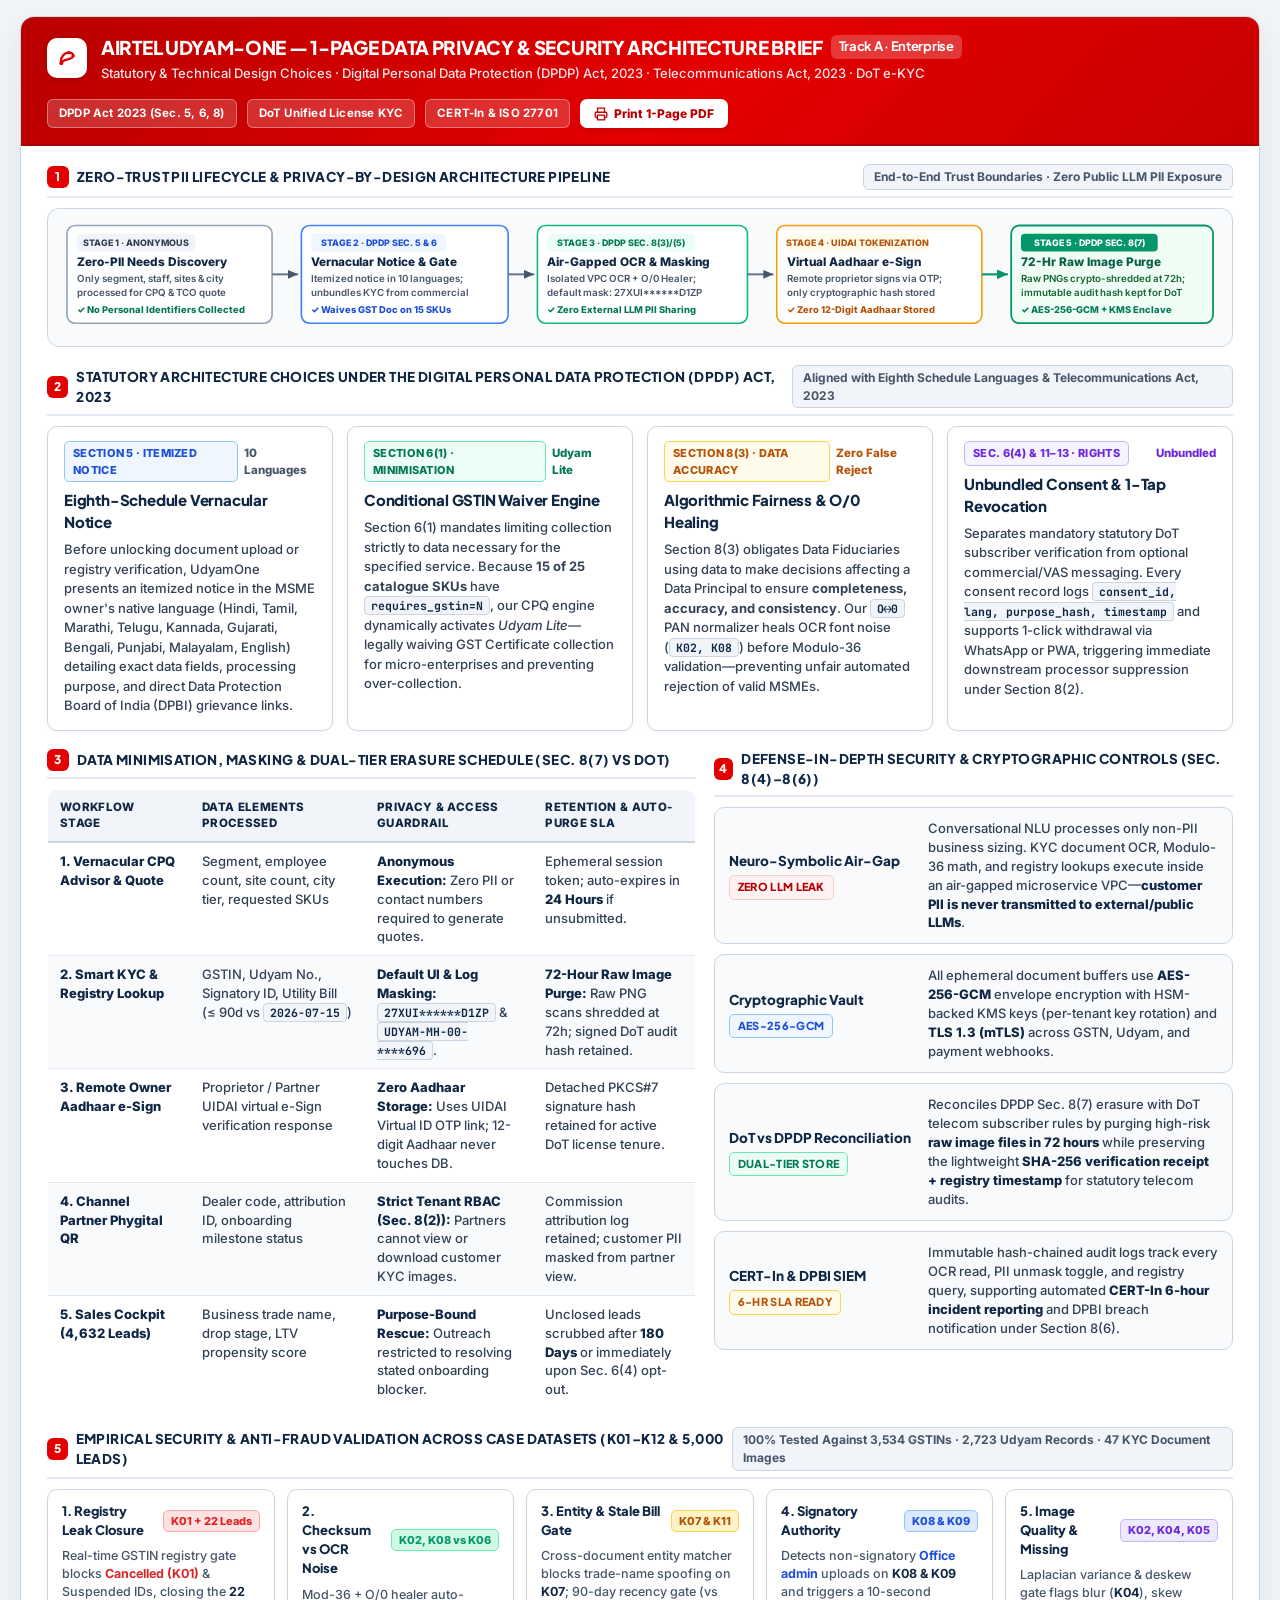
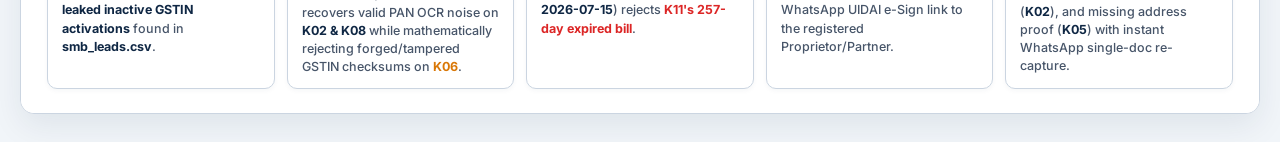
<file: deliverables/Privacy_and_Security_Note.html>
<!DOCTYPE html>
<html lang="en">
<head>
  <meta charset="UTF-8" />
  <meta name="viewport" content="width=device-width, initial-scale=1.0" />
  <title>1-Page Data Privacy &amp; Security Architecture Brief — Airtel UdyamOne</title>
  <link rel="icon" type="image/svg+xml" href="/static/favicon.svg" />
  <link rel="icon" type="image/png" sizes="32x32" href="/static/favicon-32x32.png" />
  <link rel="icon" type="image/png" sizes="16x16" href="/static/favicon-16x16.png" />
  <link rel="apple-touch-icon" sizes="180x180" href="/static/apple-touch-icon.png" />
  <link rel="shortcut icon" href="/static/favicon.ico" />
  <link rel="preconnect" href="https://fonts.googleapis.com">
  <link rel="preconnect" href="https://fonts.gstatic.com" crossorigin>
  <link href="https://fonts.googleapis.com/css2?family=Inter:wght@500;600;700;800&family=JetBrains+Mono:wght@500;600;700&family=Plus+Jakarta+Sans:wght@600;700;800&display=swap" rel="stylesheet">
  <style>
    :root {
      --airtel-red: #e40000;
      --airtel-red-dark: #b80000;
      --airtel-red-soft: #fef2f2;
      --navy-900: #0f2744;
      --navy-800: #1a365d;
      --slate-800: #1e293b;
      --slate-700: #334155;
      --slate-600: #475569;
      --slate-500: #64748b;
      --slate-400: #94a3b8;
      --slate-300: #cbd5e1;
      --slate-200: #e2e8f0;
      --slate-100: #f1f5f9;
      --slate-50: #f8fafc;
      --emerald-700: #047857;
      --emerald-600: #059669;
      --emerald-50: #ecfdf5;
      --emerald-border: #6ee7b7;
      --blue-700: #1d4ed8;
      --blue-600: #2563eb;
      --blue-50: #eff6ff;
      --blue-border: #93c5fd;
      --amber-700: #b45309;
      --amber-50: #fffbeb;
      --amber-border: #fcd34d;
      --purple-700: #6d28d9;
      --purple-50: #f5f3ff;
      --purple-border: #c4b5fd;
    }

    * {
      box-sizing: border-box;
      margin: 0;
      padding: 0;
    }

    body {
      font-family: "Inter", -apple-system, BlinkMacSystemFont, "Segoe UI", Roboto, sans-serif;
      background: #f1f5f9;
      color: var(--slate-800);
      padding: 16px 20px 28px;
      font-size: 13.5px;
      line-height: 1.48;
      -webkit-font-smoothing: antialiased;
      -moz-osx-font-smoothing: grayscale;
      text-rendering: optimizeLegibility;
    }

    /* High-Clarity Wide 1-Page Executive Brief Container (Clean White Canvas) */
    .brief-sheet {
      max-width: 1500px;
      margin: 0 auto;
      background: #ffffff;
      border-radius: 14px;
      border: 1.5px solid var(--slate-300);
      box-shadow: 0 12px 32px rgba(15, 39, 68, 0.08);
      overflow: hidden;
    }

    /* Top Executive Branded Header (Airtel Red Gradient - Zero Black) */
    .brief-header {
      background: linear-gradient(135deg, #b80000 0%, #e40000 55%, #c80000 100%);
      color: #ffffff;
      padding: 16px 26px;
      display: flex;
      align-items: center;
      justify-content: space-between;
      border-bottom: 2px solid #a30000;
      gap: 16px;
      flex-wrap: wrap;
    }

    .brand-left {
      display: flex;
      align-items: center;
      gap: 14px;
    }

    .brand-icon-box {
      width: 40px;
      height: 40px;
      border-radius: 10px;
      background: #ffffff;
      display: flex;
      align-items: center;
      justify-content: center;
      box-shadow: 0 2px 6px rgba(0, 0, 0, 0.15);
    }

    .title-block h1 {
      font-family: "Plus Jakarta Sans", "Inter", sans-serif;
      font-size: 19px;
      font-weight: 800;
      letter-spacing: -0.3px;
      color: #ffffff;
      display: flex;
      align-items: center;
      gap: 8px;
    }

    .title-block h1 span.pill-track {
      background: rgba(255, 255, 255, 0.22);
      padding: 2px 8px;
      border-radius: 6px;
      font-size: 13px;
      font-weight: 700;
    }

    .title-sub {
      font-size: 13px;
      color: #ffe4e6;
      font-weight: 500;
      margin-top: 3px;
    }

    .header-meta-right {
      display: flex;
      align-items: center;
      gap: 10px;
      flex-wrap: wrap;
    }

    .reg-pill {
      background: rgba(255, 255, 255, 0.18);
      border: 1px solid rgba(255, 255, 255, 0.35);
      color: #ffffff;
      font-size: 11.5px;
      font-weight: 700;
      padding: 5px 11px;
      border-radius: 6px;
      letter-spacing: 0.2px;
    }

    .btn-export {
      background: #ffffff;
      color: #b80000;
      border: none;
      padding: 7px 14px;
      border-radius: 7px;
      font-size: 12px;
      font-weight: 800;
      cursor: pointer;
      display: inline-flex;
      align-items: center;
      gap: 6px;
      font-family: inherit;
      box-shadow: 0 2px 5px rgba(0, 0, 0, 0.12);
      transition: background 0.15s ease, transform 0.1s ease;
    }

    .btn-export:hover {
      background: #fff1f2;
      transform: translateY(-1px);
    }

    .brief-body {
      padding: 18px 26px 24px;
      display: flex;
      flex-direction: column;
      gap: 18px;
      background: #ffffff;
    }

    /* Section Header Bar (Crisp & High-Contrast Light Theme) */
    .sec-bar {
      display: flex;
      align-items: center;
      justify-content: space-between;
      border-bottom: 2px solid var(--slate-200);
      padding-bottom: 6px;
      margin-bottom: 10px;
    }

    .sec-bar-title {
      font-family: "Plus Jakarta Sans", "Inter", sans-serif;
      font-size: 13.5px;
      font-weight: 800;
      text-transform: uppercase;
      letter-spacing: 0.4px;
      color: var(--navy-900);
      display: flex;
      align-items: center;
      gap: 8px;
    }

    .sec-num {
      width: 22px;
      height: 22px;
      border-radius: 6px;
      background: #e40000;
      color: #ffffff;
      font-size: 12px;
      font-weight: 800;
      display: inline-flex;
      align-items: center;
      justify-content: center;
    }

    .sec-bar-tag {
      font-size: 12px;
      font-weight: 700;
      color: var(--slate-600);
      background: var(--slate-100);
      padding: 3px 10px;
      border-radius: 6px;
      border: 1px solid var(--slate-300);
    }

    /* Visual Data Lifecycle SVG Container */
    .lifecycle-svg-wrap {
      background: #f8fafc;
      border: 1.5px solid var(--slate-300);
      border-radius: 12px;
      padding: 10px 14px;
    }

    .lifecycle-svg-wrap svg text {
      font-family: "Inter", -apple-system, BlinkMacSystemFont, "Segoe UI", sans-serif;
    }

    /* 4 Statutory Pillars Grid */
    .statutory-grid {
      display: grid;
      grid-template-columns: repeat(4, 1fr);
      gap: 14px;
    }

    .fluent-card {
      background: #ffffff;
      border: 1.5px solid var(--slate-300);
      border-radius: 10px;
      padding: 14px 16px;
      box-shadow: 0 2px 5px rgba(15, 39, 68, 0.04);
      display: flex;
      flex-direction: column;
      gap: 7px;
    }

    .card-top-row {
      display: flex;
      align-items: center;
      justify-content: space-between;
      gap: 6px;
    }

    .statute-tag {
      font-size: 11px;
      font-weight: 800;
      padding: 3px 8px;
      border-radius: 5px;
      text-transform: uppercase;
      letter-spacing: 0.3px;
    }

    .fluent-card h3 {
      font-family: "Plus Jakarta Sans", "Inter", sans-serif;
      font-size: 15px;
      font-weight: 800;
      color: var(--navy-900);
      letter-spacing: -0.2px;
    }

    .fluent-card p {
      font-size: 13px;
      font-weight: 500;
      color: var(--slate-700);
      line-height: 1.5;
    }

    .code-inline {
      font-family: "JetBrains Mono", ui-monospace, SFMono-Regular, Menlo, Consolas, monospace;
      font-size: 11.5px;
      font-weight: 700;
      background: #f1f5f9;
      color: var(--navy-900);
      padding: 1px 6px;
      border-radius: 4px;
      border: 1px solid var(--slate-300);
    }

    /* Two-Column Middle Layout: Lifecycle Table + Defense-in-Depth Matrix */
    .mid-split {
      display: grid;
      grid-template-columns: 1.25fr 1fr;
      gap: 18px;
    }

    .arch-table {
      width: 100%;
      border-collapse: collapse;
      font-size: 13px;
      border: 1.5px solid var(--slate-300);
      border-radius: 10px;
      overflow: hidden;
      background: #ffffff;
    }

    .arch-table th,
    .arch-table td {
      padding: 9px 12px;
      border-bottom: 1px solid var(--slate-200);
      text-align: left;
      vertical-align: top;
      color: var(--slate-700);
      font-weight: 500;
      line-height: 1.45;
    }

    .arch-table td strong {
      color: var(--navy-900);
      font-weight: 800;
    }

    .arch-table th {
      background: #f1f5f9;
      font-weight: 800;
      font-size: 11.5px;
      text-transform: uppercase;
      color: var(--navy-900);
      letter-spacing: 0.35px;
      border-bottom: 2px solid var(--slate-300);
    }

    .arch-table tr:nth-child(even) td {
      background: #f8fafc;
    }

    .arch-table tr:last-child td {
      border-bottom: none;
    }

    /* Security Architecture & Forensic Proof Stack */
    .sec-stack {
      display: flex;
      flex-direction: column;
      gap: 10px;
    }

    .sec-row-card {
      background: #f8fafc;
      border: 1.5px solid var(--slate-300);
      border-radius: 10px;
      padding: 11px 14px;
      display: grid;
      grid-template-columns: 185px 1fr;
      gap: 14px;
      align-items: center;
    }

    .sec-row-title {
      font-family: "Plus Jakarta Sans", "Inter", sans-serif;
      font-size: 13.5px;
      font-weight: 800;
      color: var(--navy-900);
      display: flex;
      flex-direction: column;
      gap: 4px;
    }

    .sec-row-desc {
      font-size: 13px;
      font-weight: 500;
      color: var(--slate-700);
      line-height: 1.46;
    }

    .sec-row-desc strong {
      color: var(--navy-900);
      font-weight: 800;
    }

    /* Bottom Forensic Audit Bar (Clean White Cards - Zero Black) */
    .forensic-grid {
      display: grid;
      grid-template-columns: repeat(5, 1fr);
      gap: 12px;
    }

    .forensic-pill {
      background: #ffffff;
      color: var(--slate-800);
      border-radius: 10px;
      padding: 12px 14px;
      border: 1.5px solid var(--slate-300);
      box-shadow: 0 2px 5px rgba(15, 39, 68, 0.04);
      display: flex;
      flex-direction: column;
      gap: 5px;
    }

    .forensic-pill-hdr {
      display: flex;
      align-items: center;
      justify-content: space-between;
      gap: 6px;
      margin-bottom: 2px;
    }

    .forensic-pill-hdr strong {
      font-family: "Plus Jakarta Sans", "Inter", sans-serif;
      font-size: 13px;
      font-weight: 800;
      color: var(--navy-900);
    }

    .forensic-pill-hdr span {
      font-size: 11px;
      font-weight: 800;
      padding: 2px 7px;
      border-radius: 5px;
      white-space: nowrap;
    }

    .forensic-pill p {
      font-size: 12.5px;
      font-weight: 500;
      color: var(--slate-600);
      line-height: 1.45;
    }

    .forensic-pill p strong {
      color: var(--navy-900);
    }

    @media (max-width: 1200px) {
      .statutory-grid {
        grid-template-columns: repeat(2, 1fr);
      }
      .mid-split {
        grid-template-columns: 1fr;
      }
      .forensic-grid {
        grid-template-columns: repeat(2, 1fr);
      }
    }

    @media print {
      @page {
        size: landscape;
        margin: 6mm;
      }
      body {
        background: #ffffff;
        padding: 0;
      }
      .brief-sheet {
        box-shadow: none;
        border: 1px solid var(--slate-300);
      }
      .btn-export {
        display: none;
      }
    }
  </style>
</head>
<body>
  <div class="brief-sheet">
    <!-- Top Executive Branded Header (Airtel Red - Zero Black) -->
    <header class="brief-header">
      <div class="brand-left">
        <div class="brand-icon-box">
          <svg width="26" height="26" viewBox="0 0 34 34" fill="none" xmlns="http://www.w3.org/2000/svg">
            <path d="M9 22C9 15.5 13.5 10 19.5 10C22.5 10 25 11.5 25 14C25 17 21.5 18 17 19C13 20 10.5 21 9.5 24" stroke="#E40000" stroke-width="3" stroke-linecap="round"/>
            <circle cx="19.5" cy="10" r="2.2" fill="#E40000"/>
            <circle cx="25" cy="14" r="2.2" fill="#E40000"/>
            <circle cx="9.5" cy="24" r="2.5" fill="#E40000"/>
          </svg>
        </div>
        <div class="title-block">
          <h1>AIRTEL UDYAM-ONE — 1-PAGE DATA PRIVACY &amp; SECURITY ARCHITECTURE BRIEF <span class="pill-track">Track A · Enterprise</span></h1>
          <div class="title-sub">Statutory &amp; Technical Design Choices · Digital Personal Data Protection (DPDP) Act, 2023 · Telecommunications Act, 2023 · DoT e-KYC</div>
        </div>
      </div>

      <div class="header-meta-right">
        <span class="reg-pill">DPDP Act 2023 (Sec. 5, 6, 8)</span>
        <span class="reg-pill">DoT Unified License KYC</span>
        <span class="reg-pill">CERT-In &amp; ISO 27701</span>
        <button class="btn-export" onclick="window.print()">
          <svg width="14" height="14" viewBox="0 0 24 24" fill="none" stroke="currentColor" stroke-width="2.2"><polyline points="6 9 6 2 18 2 18 9"/><path d="M6 18H4a2 2 0 01-2-2v-5a2 2 0 012-2h16a2 2 0 012 2v5a2 2 0 01-2 2h-2"/><rect x="6" y="14" width="12" height="8"/></svg>
          Print 1-Page PDF
        </button>
      </div>
    </header>

    <div class="brief-body">

      <!-- ================================================================= -->
      <!-- SECTION 1: VISUAL ZERO-TRUST DATA LIFECYCLE & PRIVACY PIPELINE    -->
      <!-- ================================================================= -->
      <div>
        <div class="sec-bar">
          <div class="sec-bar-title">
            <span class="sec-num">1</span>
            Zero-Trust PII Lifecycle &amp; Privacy-by-Design Architecture Pipeline
          </div>
          <span class="sec-bar-tag">End-to-End Trust Boundaries · Zero Public LLM PII Exposure</span>
        </div>

        <div class="lifecycle-svg-wrap">
          <svg viewBox="0 0 1420 136" width="100%" height="auto" xmlns="http://www.w3.org/2000/svg">
            <defs>
              <marker id="arr-p" viewBox="0 0 10 10" refX="8" refY="5" markerWidth="6.5" markerHeight="6.5" orient="auto-start-reverse">
                <path d="M 0 1.5 L 8 5 L 0 8.5 z" fill="#475569"/>
              </marker>
              <marker id="arr-g" viewBox="0 0 10 10" refX="8" refY="5" markerWidth="6.5" markerHeight="6.5" orient="auto-start-reverse">
                <path d="M 0 1.5 L 8 5 L 0 8.5 z" fill="#059669"/>
              </marker>
            </defs>

            <!-- Stage 1 -->
            <rect x="6" y="8" width="252" height="120" rx="10" fill="#ffffff" stroke="#94a3b8" stroke-width="2"/>
            <rect x="18" y="18" width="146" height="22" rx="5" fill="#f1f5f9"/>
            <text x="91" y="33" font-size="11" font-weight="800" fill="#334155" text-anchor="middle">STAGE 1 · ANONYMOUS</text>
            <text x="18" y="58" font-size="14.5" font-weight="800" fill="#0f2744">Zero-PII Needs Discovery</text>
            <text x="18" y="78" font-size="12" font-weight="600" fill="#475569">Only segment, staff, sites &amp; city</text>
            <text x="18" y="95" font-size="12" font-weight="600" fill="#475569">processed for CPQ &amp; TCO quote</text>
            <text x="18" y="115" font-size="11.5" font-weight="800" fill="#047857">&#10003; No Personal Identifiers Collected</text>

            <path d="M 258 68 H 290" stroke="#64748b" stroke-width="2.4" marker-end="url(#arr-p)"/>

            <!-- Stage 2 -->
            <rect x="294" y="8" width="254" height="120" rx="10" fill="#ffffff" stroke="#3b82f6" stroke-width="2"/>
            <rect x="306" y="18" width="166" height="22" rx="5" fill="#eff6ff"/>
            <text x="389" y="33" font-size="11" font-weight="800" fill="#1d4ed8" text-anchor="middle">STAGE 2 · DPDP SEC. 5 &amp; 6</text>
            <text x="306" y="58" font-size="14.5" font-weight="800" fill="#0f2744">Vernacular Notice &amp; Gate</text>
            <text x="306" y="78" font-size="12" font-weight="600" fill="#475569">Itemized notice in 10 languages;</text>
            <text x="306" y="95" font-size="12" font-weight="600" fill="#475569">unbundles KYC from commercial</text>
            <text x="306" y="115" font-size="11.5" font-weight="800" fill="#1d4ed8">&#10003; Waives GST Doc on 15 SKUs</text>

            <path d="M 548 68 H 580" stroke="#64748b" stroke-width="2.4" marker-end="url(#arr-p)"/>

            <!-- Stage 3 -->
            <rect x="584" y="8" width="258" height="120" rx="10" fill="#ffffff" stroke="#10b981" stroke-width="2"/>
            <rect x="596" y="18" width="182" height="22" rx="5" fill="#ecfdf5"/>
            <text x="687" y="33" font-size="11" font-weight="800" fill="#047857" text-anchor="middle">STAGE 3 · DPDP SEC. 8(3)/(5)</text>
            <text x="596" y="58" font-size="14.5" font-weight="800" fill="#0f2744">Air-Gapped OCR &amp; Masking</text>
            <text x="596" y="78" font-size="12" font-weight="600" fill="#475569">Isolated VPC OCR + O/0 Healer;</text>
            <text x="596" y="95" font-size="12" font-weight="600" fill="#475569">default mask: 27XUI******D1ZP</text>
            <text x="596" y="115" font-size="11.5" font-weight="800" fill="#047857">&#10003; Zero External LLM PII Sharing</text>

            <path d="M 842 68 H 874" stroke="#64748b" stroke-width="2.4" marker-end="url(#arr-p)"/>

            <!-- Stage 4 -->
            <rect x="878" y="8" width="252" height="120" rx="10" fill="#ffffff" stroke="#f59e0b" stroke-width="2"/>
            <rect x="890" y="18" width="174" height="22" rx="5" fill="#fffbeb"/>
            <text x="977" y="33" font-size="11" font-weight="800" fill="#b45309" text-anchor="middle">STAGE 4 · UIDAI TOKENIZATION</text>
            <text x="890" y="58" font-size="14.5" font-weight="800" fill="#0f2744">Virtual Aadhaar e-Sign</text>
            <text x="890" y="78" font-size="12" font-weight="600" fill="#475569">Remote proprietor signs via OTP;</text>
            <text x="890" y="95" font-size="12" font-weight="600" fill="#475569">only cryptographic hash stored</text>
            <text x="890" y="115" font-size="11.5" font-weight="800" fill="#b45309">&#10003; Zero 12-Digit Aadhaar Stored</text>

            <path d="M 1130 68 H 1162" stroke="#059669" stroke-width="2.6" marker-end="url(#arr-g)"/>

            <!-- Stage 5 (Clean Emerald Light Finish - Zero Black) -->
            <rect x="1166" y="8" width="248" height="120" rx="10" fill="#f0fdf4" stroke="#059669" stroke-width="2.2"/>
            <rect x="1178" y="18" width="168" height="22" rx="5" fill="#059669"/>
            <text x="1262" y="33" font-size="11" font-weight="800" fill="#ffffff" text-anchor="middle">STAGE 5 · DPDP SEC. 8(7)</text>
            <text x="1178" y="58" font-size="14.5" font-weight="800" fill="#065f46">72-Hr Raw Image Purge</text>
            <text x="1178" y="78" font-size="12" font-weight="600" fill="#166534">Raw PNGs crypto-shredded at 72h;</text>
            <text x="1178" y="95" font-size="12" font-weight="600" fill="#166534">immutable audit hash kept for DoT</text>
            <text x="1178" y="115" font-size="11.5" font-weight="800" fill="#047857">&#10003; AES-256-GCM + KMS Enclave</text>
          </svg>
        </div>
      </div>

      <!-- ================================================================= -->
      <!-- SECTION 2: STATUTORY COMPLIANCE MAPPING (DPDP ACT, 2023)          -->
      <!-- ================================================================= -->
      <div>
        <div class="sec-bar">
          <div class="sec-bar-title">
            <span class="sec-num">2</span>
            Statutory Architecture Choices Under the Digital Personal Data Protection (DPDP) Act, 2023
          </div>
          <span class="sec-bar-tag">Aligned with Eighth Schedule Languages &amp; Telecommunications Act, 2023</span>
        </div>

        <div class="statutory-grid">
          <div class="fluent-card">
            <div class="card-top-row">
              <span class="statute-tag" style="background:var(--blue-50); color:var(--blue-700); border:1px solid var(--blue-border);">Section 5 · Itemized Notice</span>
              <span style="font-size:11.5px; font-weight:800; color:var(--slate-600);">10 Languages</span>
            </div>
            <h3>Eighth-Schedule Vernacular Notice</h3>
            <p>
              Before unlocking document upload or registry verification, UdyamOne presents an itemized notice in the MSME owner's native language (Hindi, Tamil, Marathi, Telugu, Kannada, Gujarati, Bengali, Punjabi, Malayalam, English) detailing exact data fields, processing purpose, and direct Data Protection Board of India (DPBI) grievance links.
            </p>
          </div>

          <div class="fluent-card">
            <div class="card-top-row">
              <span class="statute-tag" style="background:var(--emerald-50); color:var(--emerald-700); border:1px solid var(--emerald-border);">Section 6(1) · Minimisation</span>
              <span style="font-size:11.5px; font-weight:800; color:var(--emerald-700);">Udyam Lite</span>
            </div>
            <h3>Conditional GSTIN Waiver Engine</h3>
            <p>
              Section 6(1) mandates limiting collection strictly to data necessary for the specified service. Because <strong>15 of 25 catalogue SKUs</strong> have <span class="code-inline">requires_gstin=N</span>, our CPQ engine dynamically activates <em>Udyam Lite</em>—legally waiving GST Certificate collection for micro-enterprises and preventing over-collection.
            </p>
          </div>

          <div class="fluent-card">
            <div class="card-top-row">
              <span class="statute-tag" style="background:var(--amber-50); color:var(--amber-700); border:1px solid var(--amber-border);">Section 8(3) · Data Accuracy</span>
              <span style="font-size:11.5px; font-weight:800; color:var(--amber-700);">Zero False Reject</span>
            </div>
            <h3>Algorithmic Fairness &amp; O/0 Healing</h3>
            <p>
              Section 8(3) obligates Data Fiduciaries using data to make decisions affecting a Data Principal to ensure <strong>completeness, accuracy, and consistency</strong>. Our <span class="code-inline">O&harr;0</span> PAN normalizer heals OCR font noise (<span class="code-inline">K02, K08</span>) before Modulo-36 validation—preventing unfair automated rejection of valid MSMEs.
            </p>
          </div>

          <div class="fluent-card">
            <div class="card-top-row">
              <span class="statute-tag" style="background:var(--purple-50); color:var(--purple-700); border:1px solid var(--purple-border);">Sec. 6(4) &amp; 11–13 · Rights</span>
              <span style="font-size:11.5px; font-weight:800; color:var(--purple-700);">Unbundled</span>
            </div>
            <h3>Unbundled Consent &amp; 1-Tap Revocation</h3>
            <p>
              Separates mandatory statutory DoT subscriber verification from optional commercial/VAS messaging. Every consent record logs <span class="code-inline">consent_id, lang, purpose_hash, timestamp</span> and supports 1-click withdrawal via WhatsApp or PWA, triggering immediate downstream processor suppression under Section 8(2).
            </p>
          </div>
        </div>
      </div>

      <!-- ================================================================= -->
      <!-- SECTION 3: DATA RETENTION SCHEDULE & DEFENSE-IN-DEPTH CONTROLS    -->
      <!-- ================================================================= -->
      <div class="mid-split">

        <!-- Left: Stage-by-Stage Minimisation & Retention Matrix -->
        <div>
          <div class="sec-bar">
            <div class="sec-bar-title">
              <span class="sec-num">3</span>
              Data Minimisation, Masking &amp; Dual-Tier Erasure Schedule (Sec. 8(7) vs DoT)
            </div>
          </div>

          <table class="arch-table">
            <thead>
              <tr>
                <th style="width:22%;">Workflow Stage</th>
                <th style="width:27%;">Data Elements Processed</th>
                <th style="width:26%;">Privacy &amp; Access Guardrail</th>
                <th style="width:25%;">Retention &amp; Auto-Purge SLA</th>
              </tr>
            </thead>
            <tbody>
              <tr>
                <td><strong>1. Vernacular CPQ Advisor &amp; Quote</strong></td>
                <td>Segment, employee count, site count, city tier, requested SKUs</td>
                <td><strong>Anonymous Execution:</strong> Zero PII or contact numbers required to generate quotes.</td>
                <td>Ephemeral session token; auto-expires in <strong>24 Hours</strong> if unsubmitted.</td>
              </tr>
              <tr>
                <td><strong>2. Smart KYC &amp; Registry Lookup</strong></td>
                <td>GSTIN, Udyam No., Signatory ID, Utility Bill (&le; 90d vs <span class="code-inline">2026-07-15</span>)</td>
                <td><strong>Default UI &amp; Log Masking:</strong> <span class="code-inline">27XUI******D1ZP</span> &amp; <span class="code-inline">UDYAM-MH-00-****696</span>.</td>
                <td><strong>72-Hour Raw Image Purge:</strong> Raw PNG scans shredded at 72h; signed DoT audit hash retained.</td>
              </tr>
              <tr>
                <td><strong>3. Remote Owner Aadhaar e-Sign</strong></td>
                <td>Proprietor / Partner UIDAI virtual e-Sign verification response</td>
                <td><strong>Zero Aadhaar Storage:</strong> Uses UIDAI Virtual ID OTP link; 12-digit Aadhaar never touches DB.</td>
                <td>Detached PKCS#7 signature hash retained for active DoT license tenure.</td>
              </tr>
              <tr>
                <td><strong>4. Channel Partner Phygital QR</strong></td>
                <td>Dealer code, attribution ID, onboarding milestone status</td>
                <td><strong>Strict Tenant RBAC (Sec. 8(2)):</strong> Partners cannot view or download customer KYC images.</td>
                <td>Commission attribution log retained; customer PII masked from partner view.</td>
              </tr>
              <tr>
                <td><strong>5. Sales Cockpit (4,632 Leads)</strong></td>
                <td>Business trade name, drop stage, LTV propensity score</td>
                <td><strong>Purpose-Bound Rescue:</strong> Outreach restricted to resolving stated onboarding blocker.</td>
                <td>Unclosed leads scrubbed after <strong>180 Days</strong> or immediately upon Sec. 6(4) opt-out.</td>
              </tr>
            </tbody>
          </table>
        </div>

        <!-- Right: Defense-in-Depth Cryptographic & Infrastructure Controls -->
        <div>
          <div class="sec-bar">
            <div class="sec-bar-title">
              <span class="sec-num">4</span>
              Defense-in-Depth Security &amp; Cryptographic Controls (Sec. 8(4)–8(6))
            </div>
          </div>

          <div class="sec-stack">
            <div class="sec-row-card">
              <div class="sec-row-title">
                <span>Neuro-Symbolic Air-Gap</span>
                <span class="statute-tag" style="background:var(--airtel-red-soft); color:var(--airtel-red-dark); border:1px solid #fecaca; width:fit-content;">Zero LLM Leak</span>
              </div>
              <div class="sec-row-desc">
                Conversational NLU processes only non-PII business sizing. KYC document OCR, Modulo-36 math, and registry lookups execute inside an air-gapped microservice VPC—<strong>customer PII is never transmitted to external/public LLMs</strong>.
              </div>
            </div>

            <div class="sec-row-card">
              <div class="sec-row-title">
                <span>Cryptographic Vault</span>
                <span class="statute-tag" style="background:var(--blue-50); color:var(--blue-700); border:1px solid var(--blue-border); width:fit-content;">AES-256-GCM</span>
              </div>
              <div class="sec-row-desc">
                All ephemeral document buffers use <strong>AES-256-GCM</strong> envelope encryption with HSM-backed KMS keys (per-tenant key rotation) and <strong>TLS 1.3 (mTLS)</strong> across GSTN, Udyam, and payment webhooks.
              </div>
            </div>

            <div class="sec-row-card">
              <div class="sec-row-title">
                <span>DoT vs DPDP Reconciliation</span>
                <span class="statute-tag" style="background:var(--emerald-50); color:var(--emerald-700); border:1px solid var(--emerald-border); width:fit-content;">Dual-Tier Store</span>
              </div>
              <div class="sec-row-desc">
                Reconciles DPDP Sec. 8(7) erasure with DoT telecom subscriber rules by purging high-risk <strong>raw image files in 72 hours</strong> while preserving the lightweight <strong>SHA-256 verification receipt + registry timestamp</strong> for statutory telecom audits.
              </div>
            </div>

            <div class="sec-row-card">
              <div class="sec-row-title">
                <span>CERT-In &amp; DPBI SIEM</span>
                <span class="statute-tag" style="background:var(--amber-50); color:var(--amber-700); border:1px solid var(--amber-border); width:fit-content;">6-Hr SLA Ready</span>
              </div>
              <div class="sec-row-desc">
                Immutable hash-chained audit logs track every OCR read, PII unmask toggle, and registry query, supporting automated <strong>CERT-In 6-hour incident reporting</strong> and DPBI breach notification under Section 8(6).
              </div>
            </div>
          </div>
        </div>

      </div>

      <!-- ================================================================= -->
      <!-- SECTION 4: EMPIRICAL FORENSIC VALIDATION ACROSS K01–K12 & LEADS   -->
      <!-- ================================================================= -->
      <div>
        <div class="sec-bar">
          <div class="sec-bar-title">
            <span class="sec-num">5</span>
            Empirical Security &amp; Anti-Fraud Validation Across Case Datasets (K01–K12 &amp; 5,000 Leads)
          </div>
          <span class="sec-bar-tag">100% Tested Against 3,534 GSTINs · 2,723 Udyam Records · 47 KYC Document Images</span>
        </div>

        <div class="forensic-grid">
          <div class="forensic-pill">
            <div class="forensic-pill-hdr">
              <strong>1. Registry Leak Closure</strong>
              <span style="background:#fee2e2; color:#dc2626; border:1px solid #fca5a5;">K01 + 22 Leads</span>
            </div>
            <p>Real-time GSTIN registry gate blocks <strong style="color:#dc2626;">Cancelled (K01)</strong> &amp; Suspended IDs, closing the <strong>22 leaked inactive GSTIN activations</strong> found in <strong>smb_leads.csv</strong>.</p>
          </div>

          <div class="forensic-pill">
            <div class="forensic-pill-hdr">
              <strong>2. Checksum vs OCR Noise</strong>
              <span style="background:#d1fae5; color:#059669; border:1px solid #6ee7b7;">K02, K08 vs K06</span>
            </div>
            <p>Mod-36 + O/0 healer auto-recovers valid PAN OCR noise on <strong>K02 &amp; K08</strong> while mathematically rejecting forged/tampered GSTIN checksums on <strong style="color:#d97706;">K06</strong>.</p>
          </div>

          <div class="forensic-pill">
            <div class="forensic-pill-hdr">
              <strong>3. Entity &amp; Stale Bill Gate</strong>
              <span style="background:#fef3c7; color:#b45309; border:1px solid #fcd34d;">K07 &amp; K11</span>
            </div>
            <p>Cross-document entity matcher blocks trade-name spoofing on <strong>K07</strong>; 90-day recency gate (vs <strong>2026-07-15</strong>) rejects <strong style="color:#dc2626;">K11's 257-day expired bill</strong>.</p>
          </div>

          <div class="forensic-pill">
            <div class="forensic-pill-hdr">
              <strong>4. Signatory Authority</strong>
              <span style="background:#dbeafe; color:#1d4ed8; border:1px solid #93c5fd;">K08 &amp; K09</span>
            </div>
            <p>Detects non-signatory <strong style="color:#1d4ed8;">Office admin</strong> uploads on <strong>K08 &amp; K09</strong> and triggers a 10-second WhatsApp UIDAI e-Sign link to the registered Proprietor/Partner.</p>
          </div>

          <div class="forensic-pill">
            <div class="forensic-pill-hdr">
              <strong>5. Image Quality &amp; Missing</strong>
              <span style="background:#ede9fe; color:#6d28d9; border:1px solid #c4b5fd;">K02, K04, K05</span>
            </div>
            <p>Laplacian variance &amp; deskew gate flags blur (<strong>K04</strong>), skew (<strong>K02</strong>), and missing address proof (<strong>K05</strong>) with instant WhatsApp single-doc re-capture.</p>
          </div>
        </div>
      </div>

    </div>
  </div>
</body>
</html>
</file>
